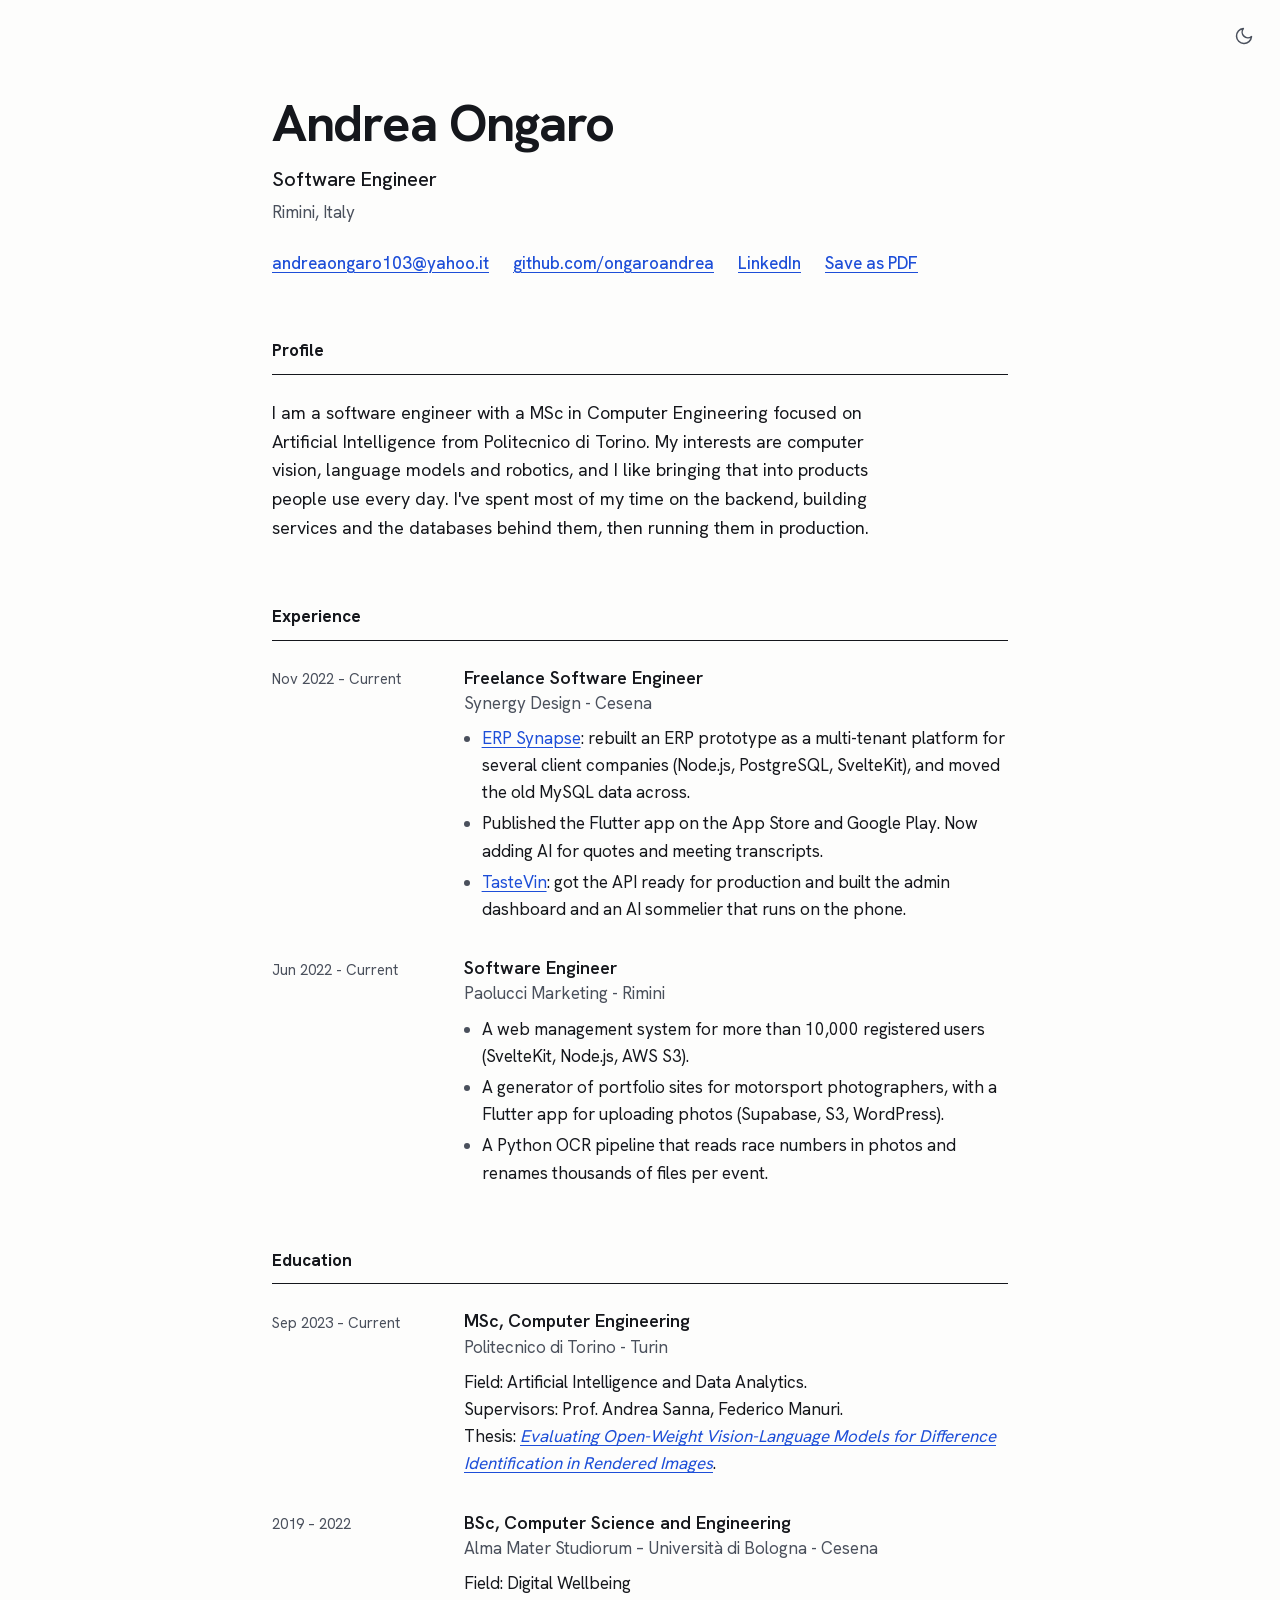
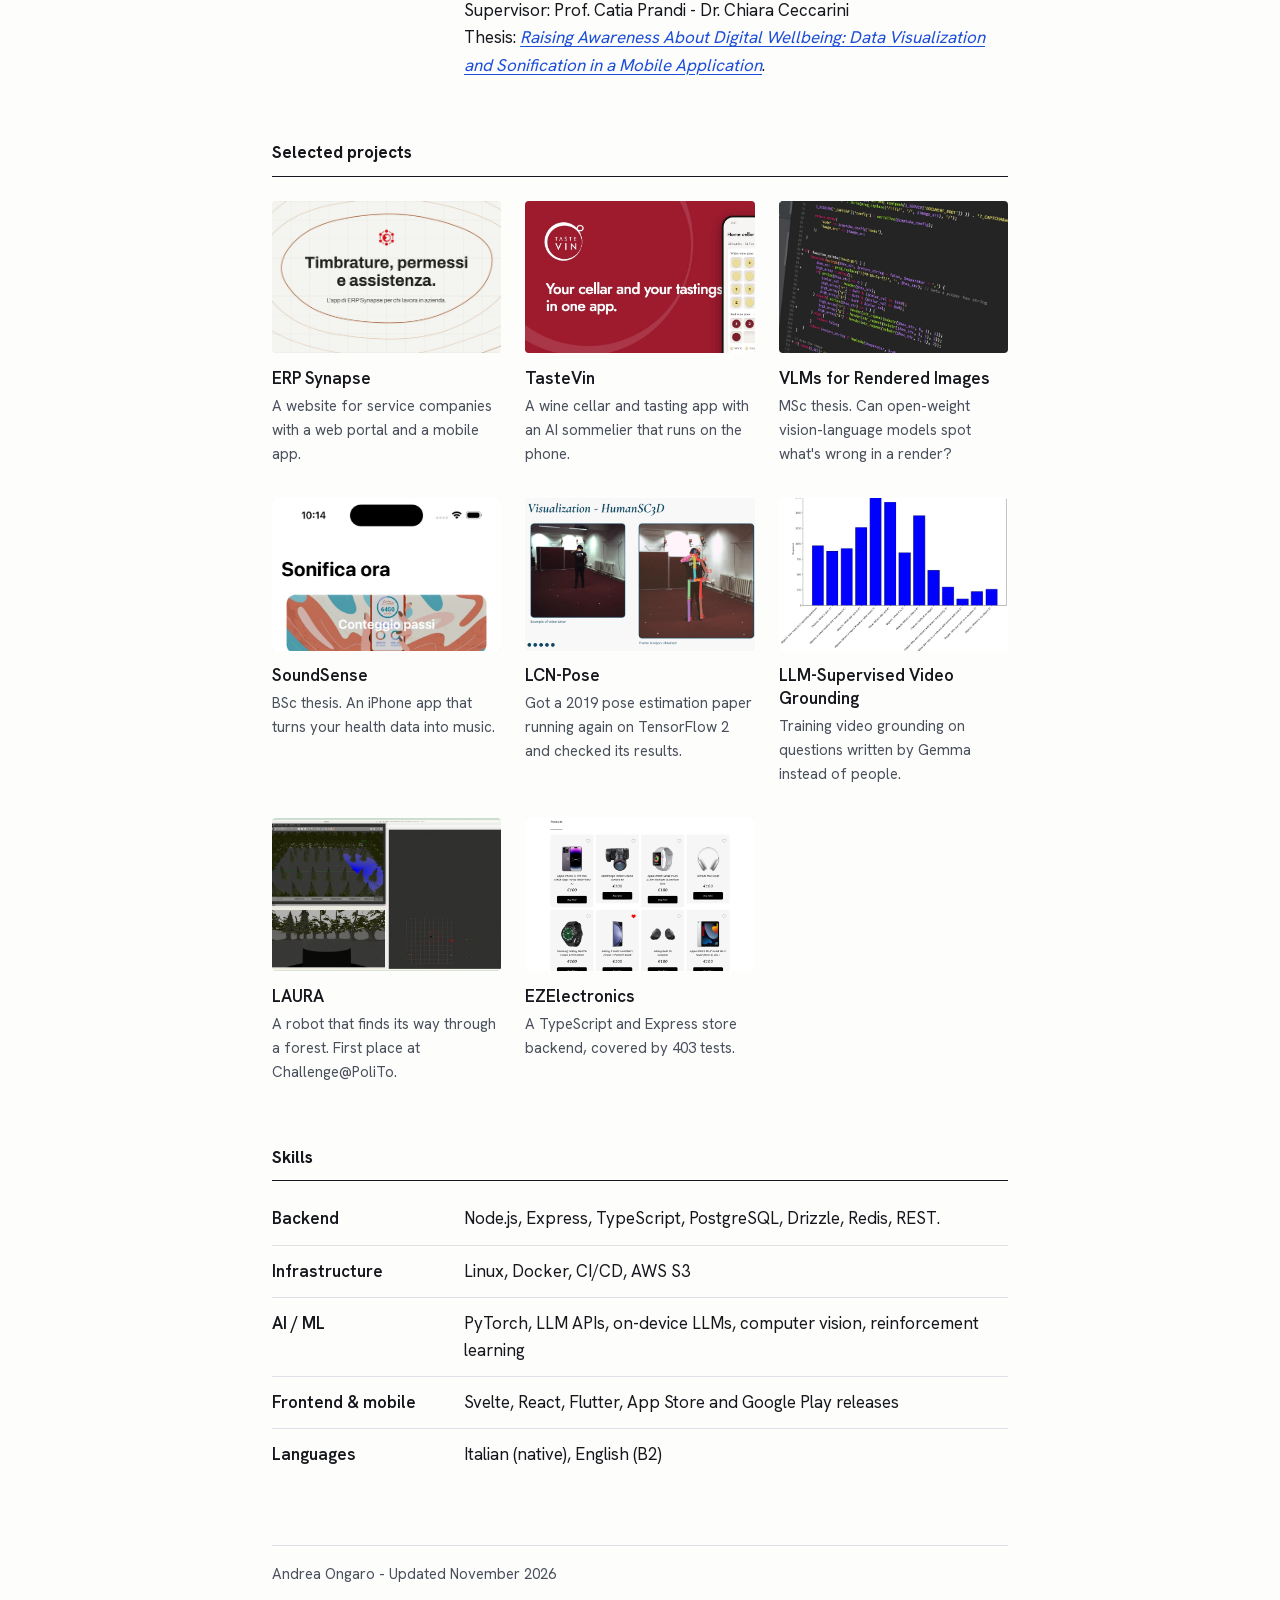
<file: index.html>
<!DOCTYPE html>
<html lang="en">
<head>
  <meta charset="utf-8">
  <meta name="viewport" content="width=device-width, initial-scale=1">
  <title>Andrea Ongaro - Curriculum Vitae</title>
  <meta name="description" content="CV of Andrea Ongaro, software engineer working on backend systems and AI, with an MSc in Computer Engineering from Politecnico di Torino.">
  <link rel="icon" href="./assets/icons/favicon.svg" type="image/svg+xml">

  <link rel="preload" href="./assets/fonts/hanken-grotesk-latin.woff2" as="font" type="font/woff2" crossorigin>
  <script>try{var t=localStorage.getItem("theme");if(t)document.documentElement.dataset.theme=t}catch(e){}</script>
  <link rel="stylesheet" href="./css/styles.css">

  <script defer src="./js/script.js"></script>
</head>
<body>
  <a class="skip-link" href="#main">Skip to content</a>

  <div class="page">
    <!-- HEADER: name, headline and contact details -->
    <header class="cv-header">
      <h1 class="cv-name">Andrea Ongaro</h1>
      <p class="cv-headline">Software Engineer</p>
      <p class="cv-meta">Rimini, Italy</p>

      <ul class="cv-contact">
        <li><a href="#" data-mail="dGkub29oYXlAMzAxb3JhZ25vYWVyZG5h">Email</a></li>
        <li><a href="https://github.com/ongaroandrea" rel="me noopener" target="_blank">github.com/ongaroandrea</a></li>
        <li class="no-print"><a href="https://www.linkedin.com/in/ongaro-andrea" rel="me noopener" target="_blank">LinkedIn</a></li>
        <li class="no-print"><button type="button" class="link-button" data-print>Save as PDF</button></li>
      </ul>
    </header>

    <main id="main">
      <!-- PROFILE -->
      <section class="cv-section" aria-labelledby="profile">
        <h2 id="profile">Profile</h2>
        <p class="cv-summary">
            I am a software engineer with a MSc in Computer Engineering focused on Artificial Intelligence from Politecnico di Torino.
            My interests are computer vision, language models and robotics, and I like bringing that into products people use every day.

            I've spent most of my time on the backend, building services and the databases behind them, then running them in production.
        </p>
      </section>

      <section class="cv-section" aria-labelledby="experience">
        <h2 id="experience">Experience</h2>

        <article class="entry">
          <p class="entry-date"><time datetime="2022-11">Nov 2022</time> – Current</p>
          <div class="entry-body">
            <h3 class="entry-title">Freelance Software Engineer</h3>
            <p class="entry-place">Synergy Design - Cesena</p>
            <ul class="entry-points">
              <li><a href="./project-pages/erpsynapse.html">ERP Synapse</a>: rebuilt an ERP prototype as a multi-tenant platform for several client companies (Node.js, PostgreSQL, SvelteKit), and moved the old MySQL data across.</li>
              <li>Published the Flutter app on the App Store and Google Play. Now adding AI for quotes and meeting transcripts.</li>
              <li><a href="./project-pages/tastevin.html">TasteVin</a>: got the API ready for production and built the admin dashboard and an AI sommelier that runs on the phone.</li>
            </ul>
          </div>
        </article>

        <article class="entry">
          <p class="entry-date"><time datetime="2022-06">Jun 2022</time> - Current</time></p>
          <div class="entry-body">
            <h3 class="entry-title">Software Engineer</h3>
            <p class="entry-place">Paolucci Marketing - Rimini</p>
            <ul class="entry-points">
              <li>A web management system for more than 10,000 registered users (SvelteKit, Node.js, AWS S3).</li>
              <li>A generator of portfolio sites for motorsport photographers, with a Flutter app for uploading photos (Supabase, S3, WordPress).</li>
              <li>A Python OCR pipeline that reads race numbers in photos and renames thousands of files per event.</li>
            </ul>
          </div>
        </article>
      </section>

      <!-- EDUCATION -->
      <section class="cv-section" aria-labelledby="education">
        <h2 id="education">Education</h2>

        <article class="entry">
          <p class="entry-date"><time datetime="2023-09">Sep 2023</time> – Current</time></p>
          <div class="entry-body">
            <h3 class="entry-title">MSc, Computer Engineering</h3>
            <p class="entry-place">Politecnico di Torino - Turin</p>
            <p>Field: Artificial Intelligence and Data Analytics.</p>
            <p>Supervisors: Prof. Andrea Sanna, Federico Manuri.</p>
            <p>Thesis: <a href="./project-pages/vlm-thesis.html"><em>Evaluating Open-Weight Vision-Language Models for Difference Identification in Rendered Images</em></a>.</p>

          </div>
        </article>

        <article class="entry">
          <p class="entry-date"><time datetime="2019">2019</time> – <time datetime="2022"> 2022</time></p>
          <div class="entry-body">
            <h3 class="entry-title">BSc, Computer Science and Engineering</h3>
            <p class="entry-place">Alma Mater Studiorum – Università di Bologna - Cesena</p>
            <p>Field: Digital Wellbeing</p>
            <p>Supervisor: Prof. Catia Prandi - Dr. Chiara Ceccarini</p>
            <p>Thesis: <a href="./project-pages/soundsense.html"><em>Raising Awareness About Digital Wellbeing: Data Visualization and Sonification in a Mobile Application</em></a>. </p>
          </div>
        </article>
      </section>

      <section class="cv-section" aria-labelledby="projects">
        <h2 id="projects">Selected projects</h2>
        <ul class="projects">
          <li class="project">
            <img src="./assets/images/projects/erpsynapse/hero.jpg" alt="" width="1600" height="686" loading="lazy">
            <h3 class="project-title"><a href="./project-pages/erpsynapse.html">ERP Synapse</a></h3>
            <p>A website for service companies with a web portal and a mobile app.</p>
          </li>
          <li class="project">
            <img src="./assets/images/projects/tastevin/hero.jpg" style="object-position: left center" alt="" width="1024" height="500" loading="lazy">
            <h3 class="project-title"><a href="./project-pages/tastevin.html">TasteVin</a></h3>
            <p>A wine cellar and tasting app with an AI sommelier that runs on the phone.</p>
          </li>
          <li class="project">
            <img src="./assets/images/code.jpeg" alt="" width="1200" height="800" loading="lazy">
            <h3 class="project-title"><a href="./project-pages/vlm-thesis.html">VLMs for Rendered Images</a></h3>
            <p>MSc thesis. Can open-weight vision-language models spot what's wrong in a render?</p>
          </li>
          <li class="project">
            <img src="./assets/images/projects/soundsense/app-home.jpg" style="object-position: center top" alt="" width="645" height="1400" loading="lazy">
            <h3 class="project-title"><a href="./project-pages/soundsense.html">SoundSense</a></h3>
            <p>BSc thesis. An iPhone app that turns your health data into music.</p>
          </li>
          <li class="project">
            <img src="./assets/images/projects/lcn-pose/humansc3d.jpg" alt="" width="1600" height="998" loading="lazy">
            <h3 class="project-title"><a href="./project-pages/lcn-pose.html">LCN-Pose</a></h3>
            <p>Got a 2019 pose estimation paper running again on TensorFlow 2 and checked its results.</p>
          </li>
          <li class="project">
            <img src="./assets/images/projects/video-grounding/query-templates.jpg" alt="" width="1394" height="1076" loading="lazy">
            <h3 class="project-title"><a href="./project-pages/video-grounding.html">LLM-Supervised Video Grounding</a></h3>
            <p>Training video grounding on questions written by Gemma instead of people.</p>
          </li>
          <li class="project">
            <img src="./assets/images/projects/laura/simulation.jpg" alt="" width="1600" height="1010" loading="lazy">
            <h3 class="project-title"><a href="./project-pages/laura.html">LAURA</a></h3>
            <p>A robot that finds its way through a forest. First place at Challenge@PoliTo.</p>
          </li>
          <li class="project">
            <img src="./assets/images/projects/ezelectronics/hero.jpg" style="object-position: center top" alt="" width="1600" height="1066" loading="lazy">
            <h3 class="project-title"><a href="./project-pages/ezelectronics.html">EZElectronics</a></h3>
            <p>A TypeScript and Express store backend, covered by 403 tests.</p>
          </li>
        </ul>
      </section>

      <section class="cv-section" aria-labelledby="skills">
        <h2 id="skills">Skills</h2>
        <dl class="skills">
          <div><dt>Backend</dt><dd>Node.js, Express, TypeScript, PostgreSQL, Drizzle, Redis, REST.</dd></div>
          <div><dt>Infrastructure</dt><dd>Linux, Docker, CI/CD, AWS S3</dd></div>
          <div><dt>AI / ML</dt><dd>PyTorch, LLM APIs, on-device LLMs, computer vision, reinforcement learning</dd></div>
          <div><dt>Frontend &amp; mobile</dt><dd>Svelte, React, Flutter, App Store and Google Play releases</dd></div>
          <div><dt>Languages</dt><dd>Italian (native), English (B2)</dd></div>
        </dl>
      </section>
    </main>

    <footer class="cv-footer">
      <p>Andrea Ongaro - Updated <time datetime="2026-11">November 2026</time></p>
    </footer>
  </div>
</body>
</html>
</file>
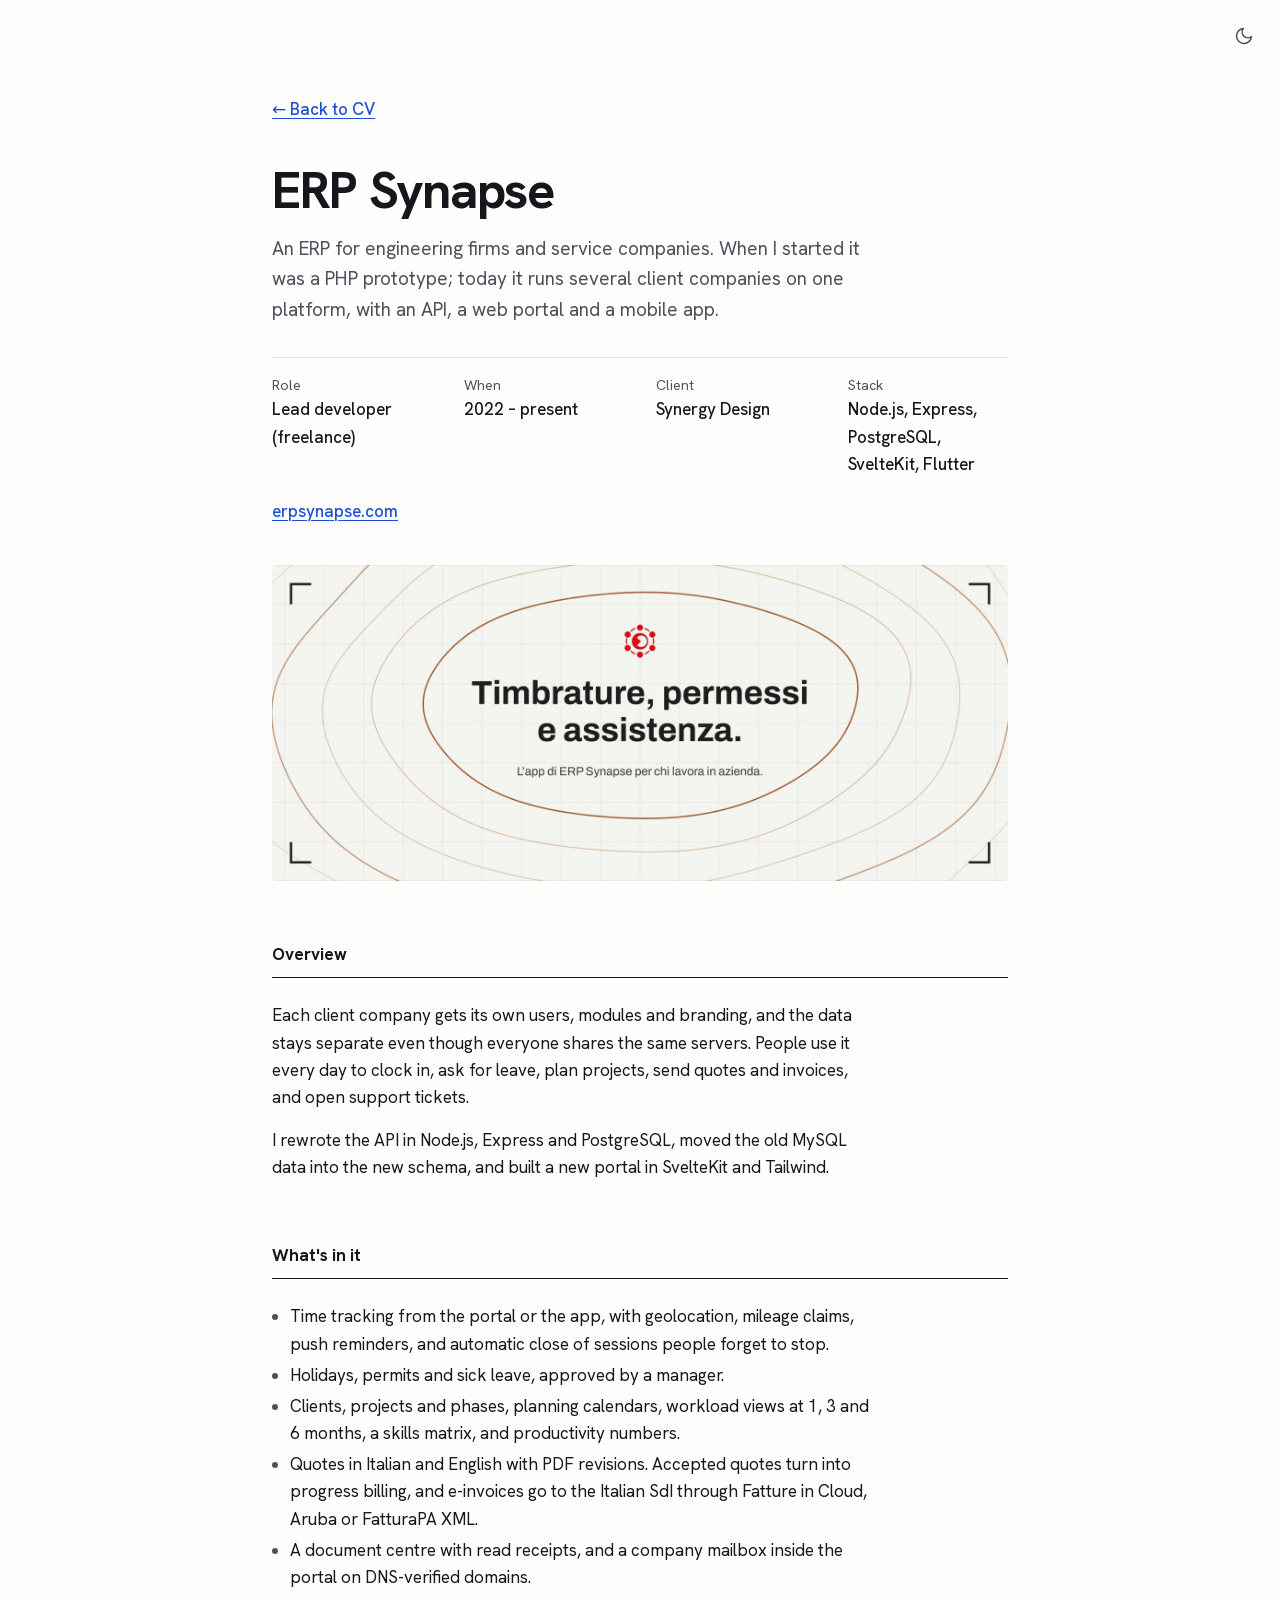
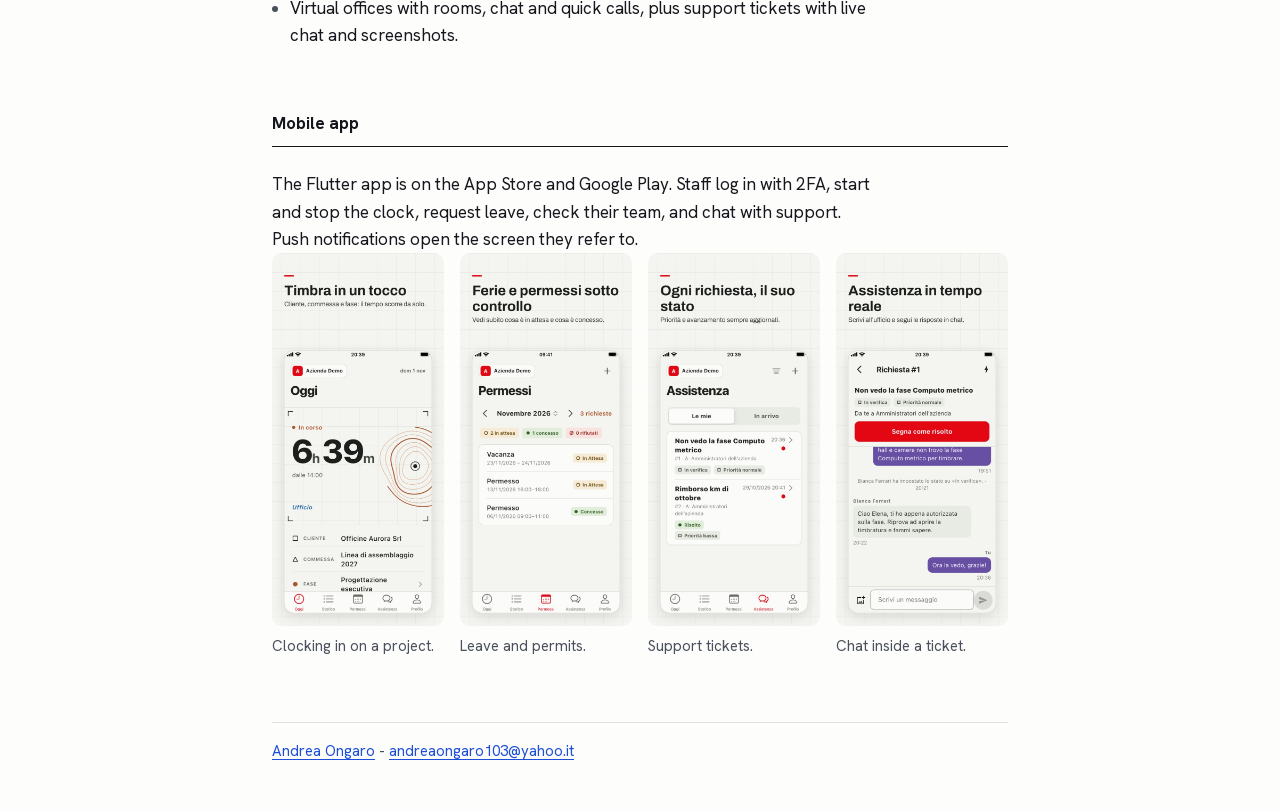
<file: project-pages/erpsynapse.html>
<!DOCTYPE html>
<html lang="en">
<head>
  <meta charset="utf-8">
  <meta name="viewport" content="width=device-width, initial-scale=1">
  <title>ERP Synapse - Andrea Ongaro</title>
  <meta name="description" content="ERP Synapse is a multi-tenant ERP for service companies, with a Node.js and PostgreSQL API, a SvelteKit portal and a Flutter app.">
  <link rel="icon" href="../assets/icons/favicon.svg" type="image/svg+xml">

  <link rel="preload" href="../assets/fonts/hanken-grotesk-latin.woff2" as="font" type="font/woff2" crossorigin>
  <script>try{var t=localStorage.getItem("theme");if(t)document.documentElement.dataset.theme=t}catch(e){}</script>
  <link rel="stylesheet" href="../css/styles.css">

  <script defer src="../js/script.js"></script>
</head>
<body>
  <a class="skip-link" href="#main">Skip to content</a>

  <div class="page">
    <a class="back-link no-print" href="../index.html#projects">← Back to CV</a>

    <main id="main">
      <header>
        <h1 class="cv-name">ERP Synapse</h1>
        <p class="project-lede">An ERP for engineering firms and service companies. When I started it was a PHP prototype; today it runs several client companies on one platform, with an API, a web portal and a mobile app.</p>

        <dl class="project-facts">
          <div><dt>Role</dt><dd>Lead developer (freelance)</dd></div>
          <div><dt>When</dt><dd>2022 – present</dd></div>
          <div><dt>Client</dt><dd>Synergy Design</dd></div>
          <div><dt>Stack</dt><dd>Node.js, Express, PostgreSQL, SvelteKit, Flutter</dd></div>
        </dl>
        <ul class="project-links">
          <li><a href="https://erpsynapse.com" target="_blank" rel="noopener">erpsynapse.com</a></li>
        </ul>
      </header>

      <figure class="hero-figure">
        <img src="../assets/images/projects/erpsynapse/hero.jpg" alt="ERP Synapse store banner: time tracking, leave and support in one app" width="1600" height="686">
      </figure>

      <section class="cv-section" aria-labelledby="overview">
        <h2 id="overview">Overview</h2>
        <div class="prose">
          <p>Each client company gets its own users, modules and branding, and the data stays separate even though everyone shares the same servers. People use it every day to clock in, ask for leave, plan projects, send quotes and invoices, and open support tickets.</p>
          <p>I rewrote the API in Node.js, Express and PostgreSQL, moved the old MySQL data into the new schema, and built a new portal in SvelteKit and Tailwind.</p>
        </div>
      </section>



      <section class="cv-section" aria-labelledby="modules">
        <h2 id="modules">What's in it</h2>
        <ul class="entry-points prose">
          <li>Time tracking from the portal or the app, with geolocation, mileage claims, push reminders, and automatic close of sessions people forget to stop.</li>
          <li>Holidays, permits and sick leave, approved by a manager.</li>
          <li>Clients, projects and phases, planning calendars, workload views at 1, 3 and 6 months, a skills matrix, and productivity numbers.</li>
          <li>Quotes in Italian and English with PDF revisions. Accepted quotes turn into progress billing, and e-invoices go to the Italian SdI through Fatture in Cloud, Aruba or FatturaPA XML.</li>
          <li>A document centre with read receipts, and a company mailbox inside the portal on DNS-verified domains.</li>
          <li>Virtual offices with rooms, chat and quick calls, plus support tickets with live chat and screenshots.</li>
        </ul>
      </section>

      <section class="cv-section" aria-labelledby="app">
        <h2 id="app">Mobile app</h2>
        <div class="prose">
          <p>The Flutter app is on the App Store and Google Play. Staff log in with 2FA, start and stop the clock, request leave, check their team, and chat with support. Push notifications open the screen they refer to.</p>
        </div>
        <div class="gallery phones">
          <figure>
            <img src="../assets/images/projects/erpsynapse/app-01-running.jpg" alt="App home screen with a running timer for a client project" width="645" height="1400" loading="lazy">
            <figcaption>Clocking in on a project.</figcaption>
          </figure>
          <figure>
            <img src="../assets/images/projects/erpsynapse/app-03-leave.jpg" alt="Leave screen listing holidays and permits" width="645" height="1400" loading="lazy">
            <figcaption>Leave and permits.</figcaption>
          </figure>
          <figure>
            <img src="../assets/images/projects/erpsynapse/app-06-tickets.jpg" alt="List of support tickets" width="645" height="1400" loading="lazy">
            <figcaption>Support tickets.</figcaption>
          </figure>
          <figure>
            <img src="../assets/images/projects/erpsynapse/app-05-ticket-chat.jpg" alt="Chat inside a support ticket" width="645" height="1400" loading="lazy">
            <figcaption>Chat inside a ticket.</figcaption>
          </figure>
        </div>
      </section>
    </main>

    <footer class="cv-footer">
      <p><a href="../index.html">Andrea Ongaro</a> - <a href="#" data-mail="dGkub29oYXlAMzAxb3JhZ25vYWVyZG5h">Email</a></p>
    </footer>
  </div>
</body>
</html>
</file>
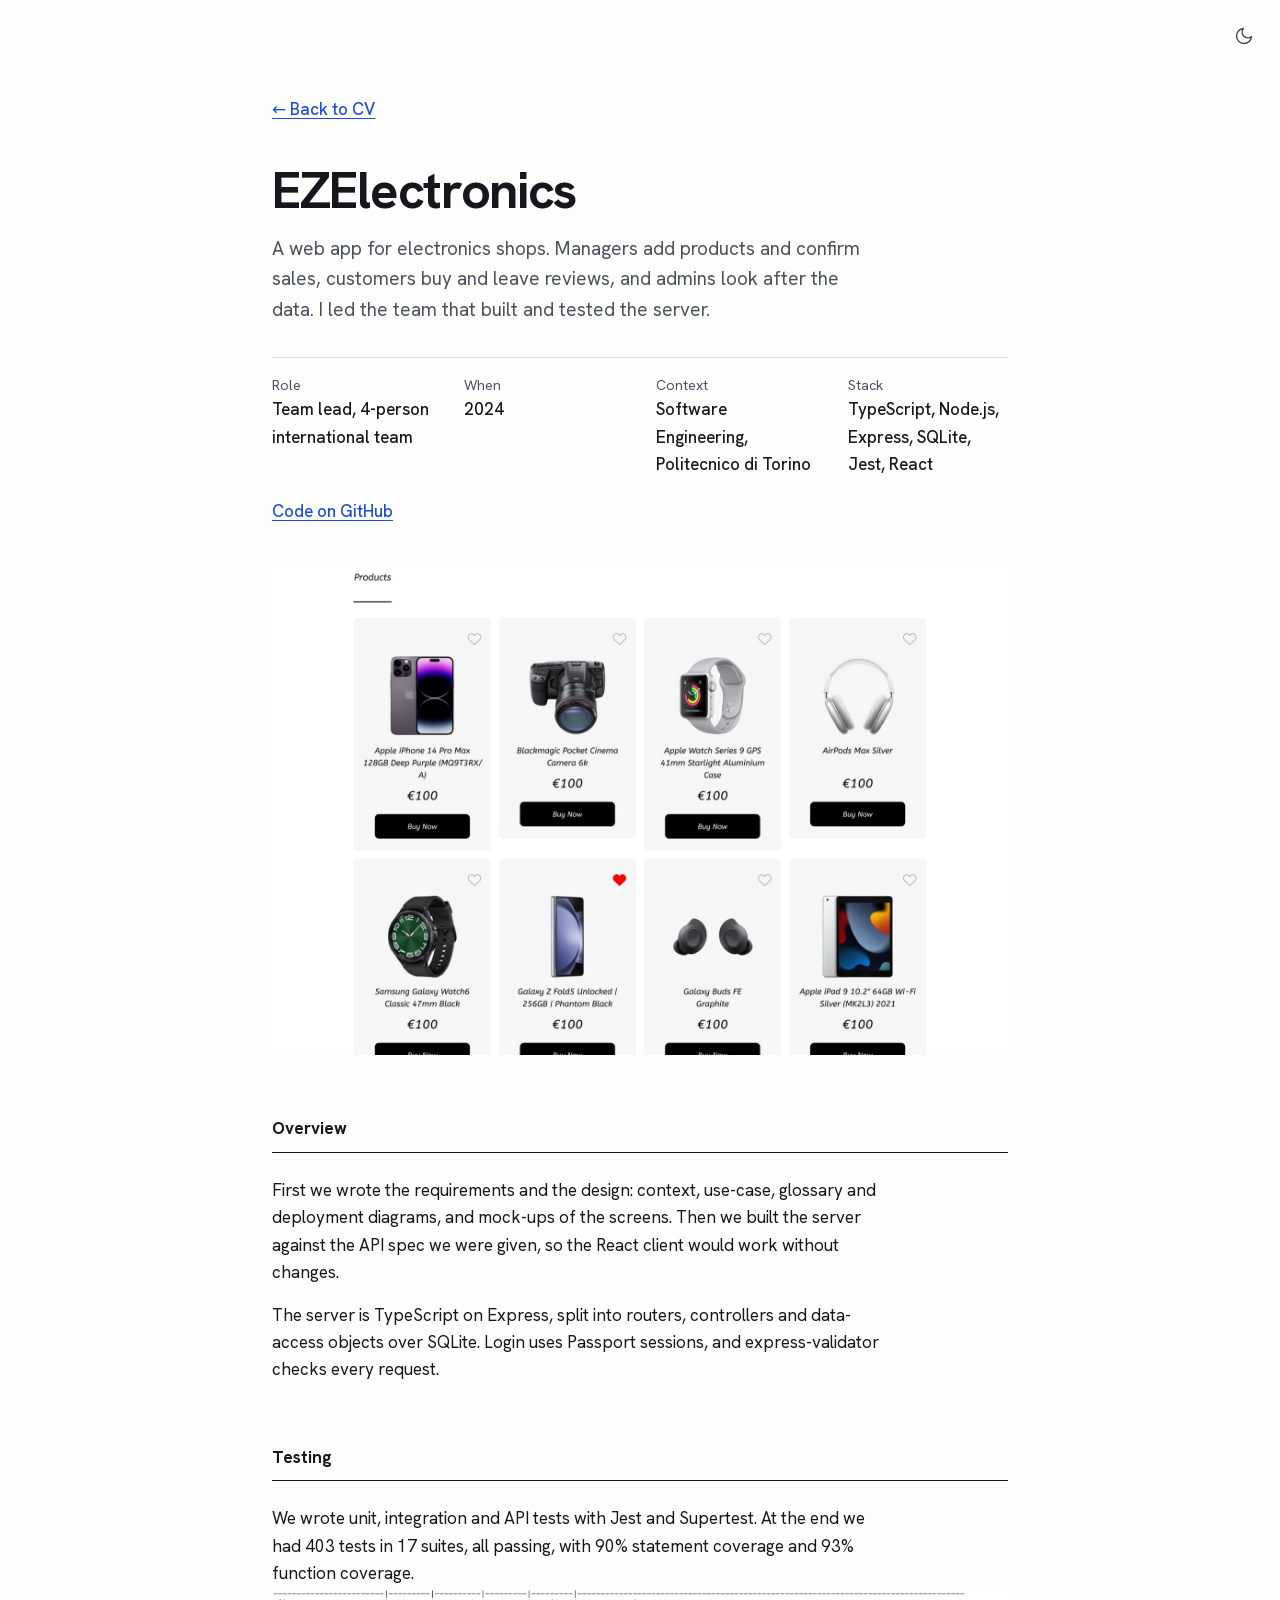
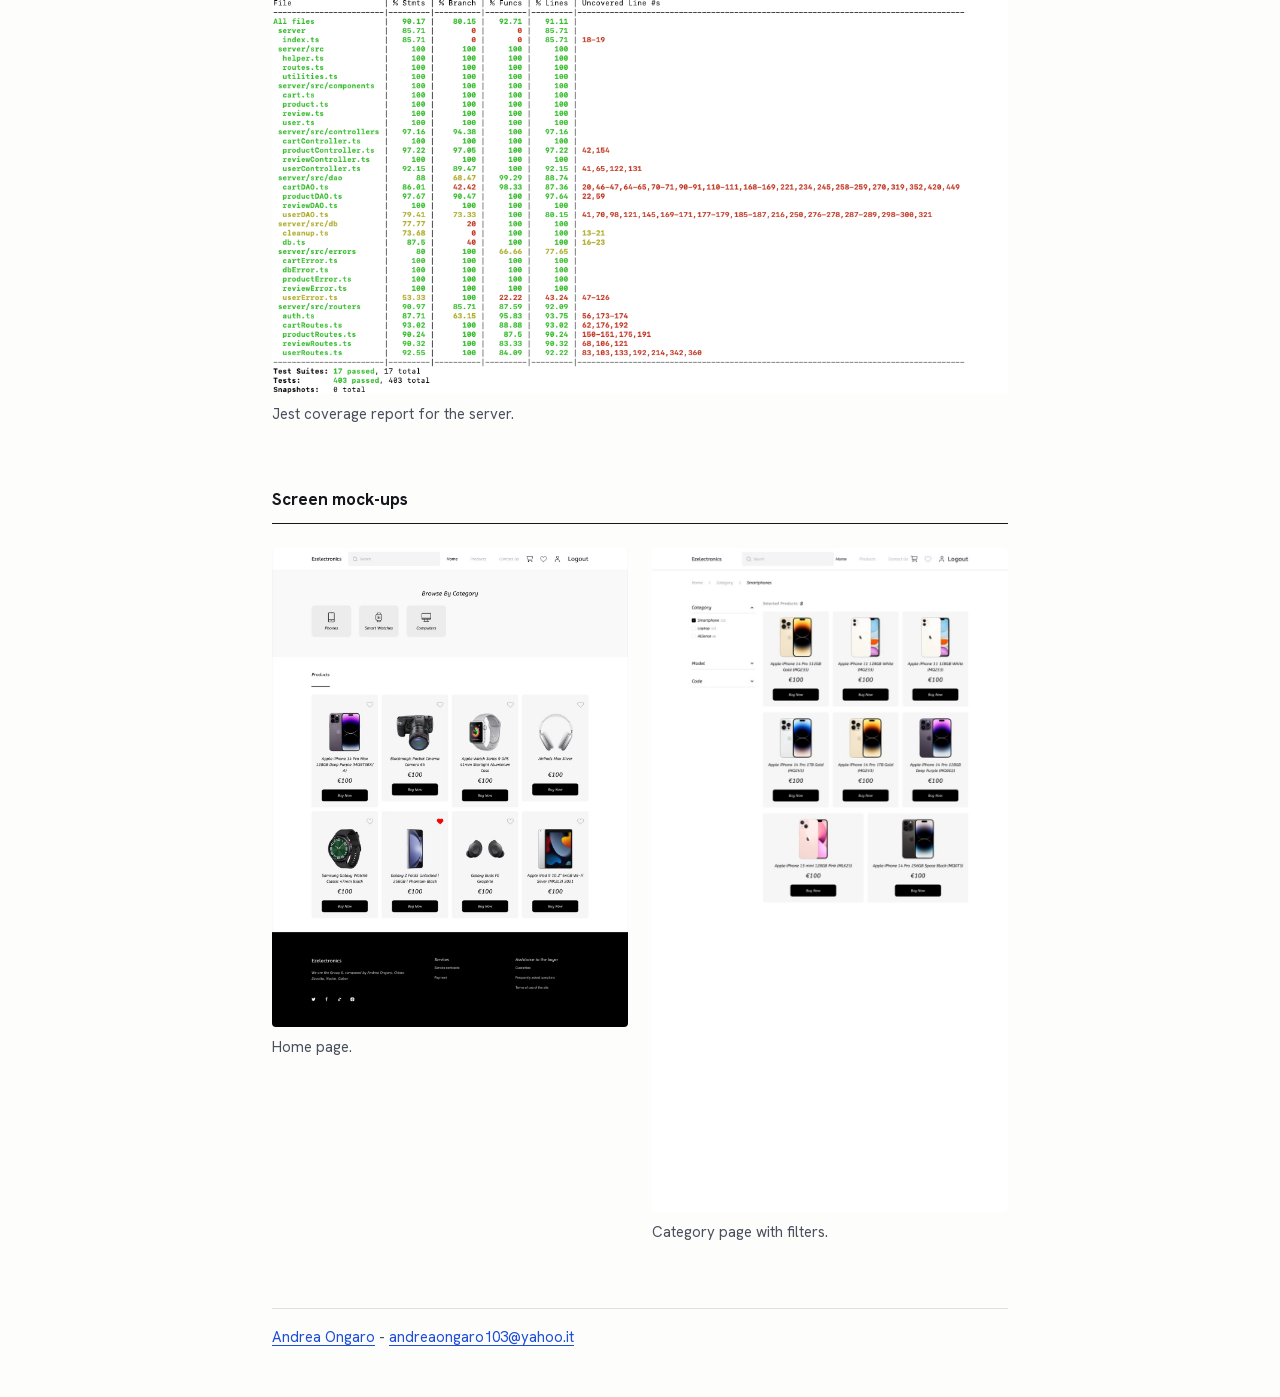
<file: project-pages/ezelectronics.html>
<!DOCTYPE html>
<html lang="en">
<head>
  <meta charset="utf-8">
  <meta name="viewport" content="width=device-width, initial-scale=1">
  <title>EZElectronics - Andrea Ongaro</title>
  <meta name="description" content="EZElectronics is a TypeScript and Express backend for an electronics store, covered by 403 automated tests.">
  <link rel="icon" href="../assets/icons/favicon.svg" type="image/svg+xml">

  <link rel="preload" href="../assets/fonts/hanken-grotesk-latin.woff2" as="font" type="font/woff2" crossorigin>
  <script>try{var t=localStorage.getItem("theme");if(t)document.documentElement.dataset.theme=t}catch(e){}</script>
  <link rel="stylesheet" href="../css/styles.css">

  <script defer src="../js/script.js"></script>
</head>
<body>
  <a class="skip-link" href="#main">Skip to content</a>

  <div class="page">
    <a class="back-link no-print" href="../index.html#projects">← Back to CV</a>

    <main id="main">
      <header>
        <h1 class="cv-name">EZElectronics</h1>
        <p class="project-lede">A web app for electronics shops. Managers add products and confirm sales, customers buy and leave reviews, and admins look after the data. I led the team that built and tested the server.</p>

        <dl class="project-facts">
          <div><dt>Role</dt><dd>Team lead, 4-person international team</dd></div>
          <div><dt>When</dt><dd>2024</dd></div>
          <div><dt>Context</dt><dd>Software Engineering, Politecnico di Torino</dd></div>
          <div><dt>Stack</dt><dd>TypeScript, Node.js, Express, SQLite, Jest, React</dd></div>
        </dl>
        <ul class="project-links">
          <li><a href="https://github.com/ongaroandrea/software-engineering-project" target="_blank" rel="noopener">Code on GitHub</a></li>
        </ul>
      </header>

      <figure class="hero-figure">
        <img src="../assets/images/projects/ezelectronics/hero.jpg" alt="EZElectronics storefront mock-up with product categories and a product grid" width="1600" height="1066">
      </figure>

      <section class="cv-section" aria-labelledby="overview">
        <h2 id="overview">Overview</h2>
        <div class="prose">
          <p>First we wrote the requirements and the design: context, use-case, glossary and deployment diagrams, and mock-ups of the screens. Then we built the server against the API spec we were given, so the React client would work without changes.</p>
          <p>The server is TypeScript on Express, split into routers, controllers and data-access objects over SQLite. Login uses Passport sessions, and express-validator checks every request.</p>
        </div>
      </section>

      <section class="cv-section" aria-labelledby="testing">
        <h2 id="testing">Testing</h2>
        <div class="prose">
          <p>We wrote unit, integration and API tests with Jest and Supertest. At the end we had 403 tests in 17 suites, all passing, with 90% statement coverage and 93% function coverage.</p>
        </div>
        <div class="gallery">
          <figure class="wide">
            <img src="../assets/images/projects/ezelectronics/coverage.png" alt="Jest coverage report: 403 tests passed, 90.17% statements, 92.71% functions" width="1118" height="619" loading="lazy">
            <figcaption>Jest coverage report for the server.</figcaption>
          </figure>
        </div>
      </section>

      <section class="cv-section" aria-labelledby="gallery">
        <h2 id="gallery">Screen mock-ups</h2>
        <div class="gallery">
          <figure>
            <img src="../assets/images/projects/ezelectronics/home.jpg" alt="Storefront home page mock-up" width="1190" height="1600" loading="lazy">
            <figcaption>Home page.</figcaption>
          </figure>
          <figure>
            <img src="../assets/images/projects/ezelectronics/category.jpg" alt="Category page mock-up with filters and smartphones" width="858" height="1600" loading="lazy">
            <figcaption>Category page with filters.</figcaption>
          </figure>
        </div>
      </section>
    </main>

    <footer class="cv-footer">
      <p><a href="../index.html">Andrea Ongaro</a> - <a href="#" data-mail="dGkub29oYXlAMzAxb3JhZ25vYWVyZG5h">Email</a></p>
    </footer>
  </div>
</body>
</html>
</file>
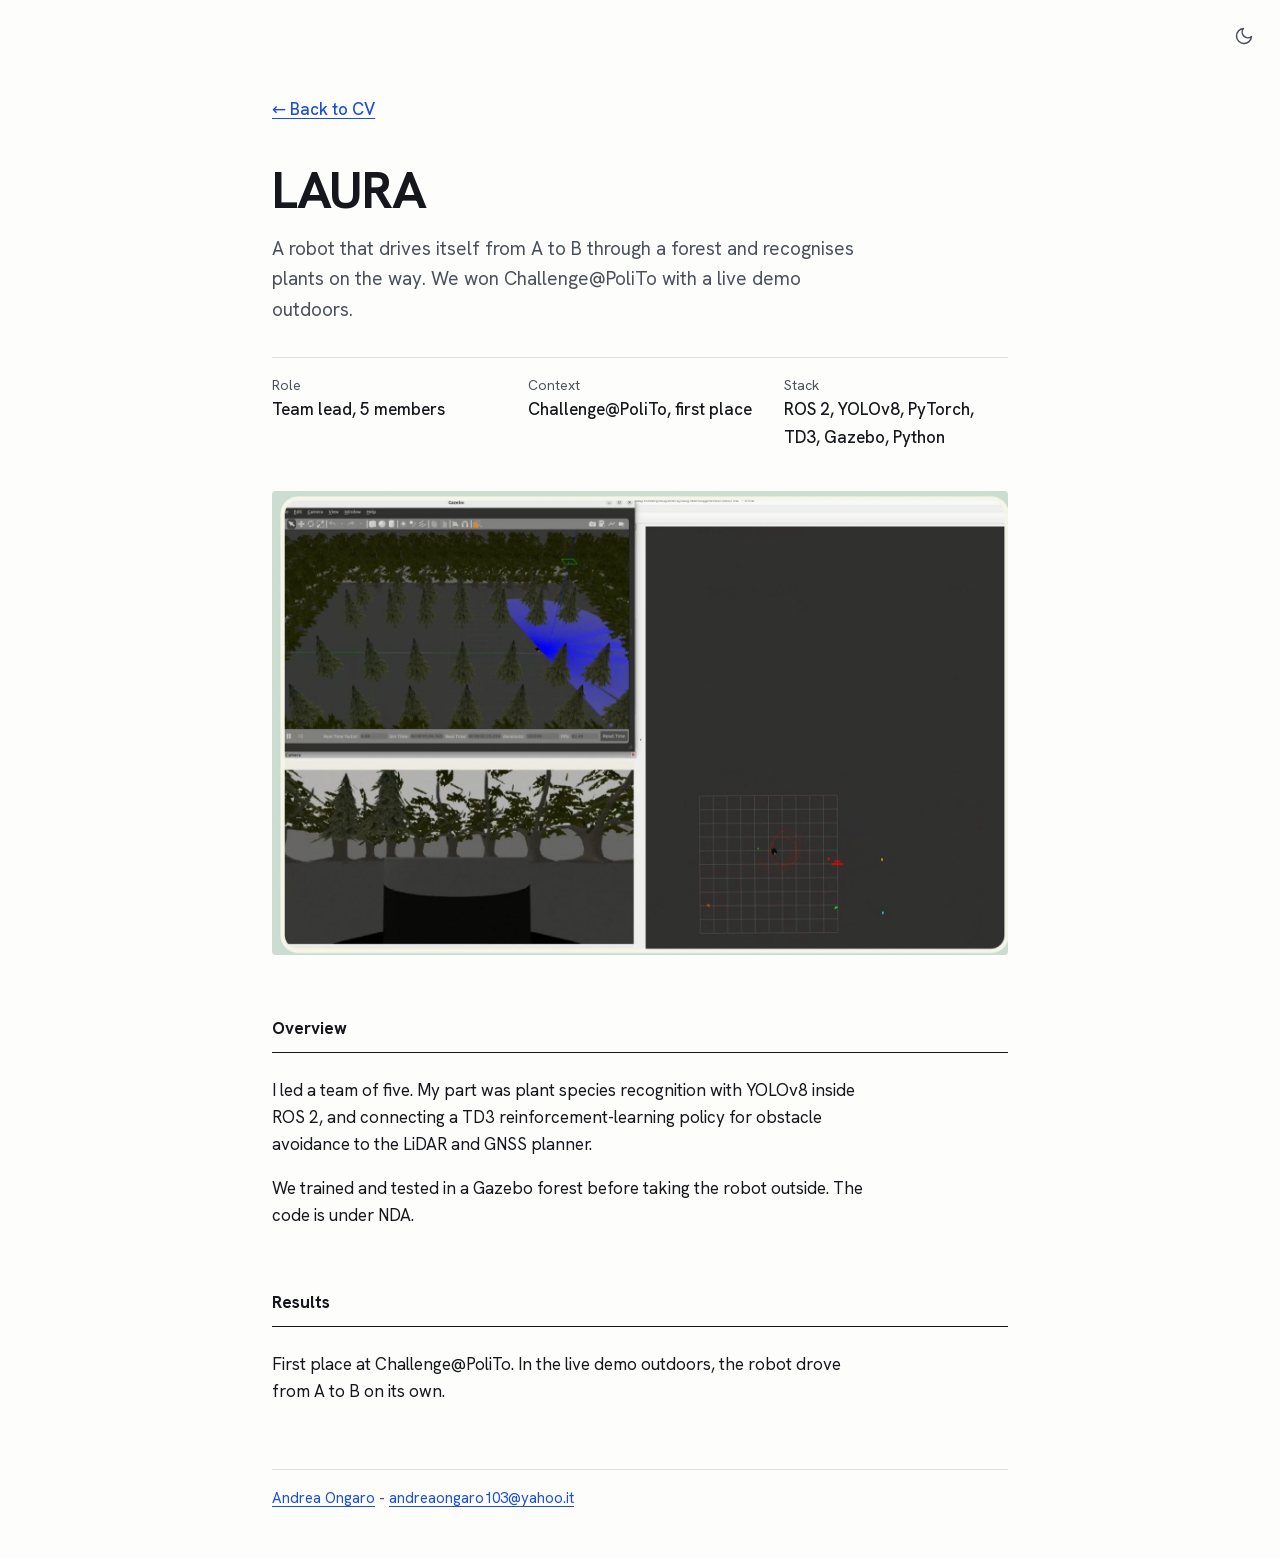
<file: project-pages/laura.html>
<!DOCTYPE html>
<html lang="en">
<head>
  <meta charset="utf-8">
  <meta name="viewport" content="width=device-width, initial-scale=1">
  <title>LAURA - Andrea Ongaro</title>
  <meta name="description" content="LAURA is an autonomous robot that navigates a forest and recognises plant species. It won Challenge@PoliTo.">
  <link rel="icon" href="../assets/icons/favicon.svg" type="image/svg+xml">

  <link rel="preload" href="../assets/fonts/hanken-grotesk-latin.woff2" as="font" type="font/woff2" crossorigin>
  <script>try{var t=localStorage.getItem("theme");if(t)document.documentElement.dataset.theme=t}catch(e){}</script>
  <link rel="stylesheet" href="../css/styles.css">

  <script defer src="../js/script.js"></script>
</head>
<body>
  <a class="skip-link" href="#main">Skip to content</a>

  <div class="page">
    <a class="back-link no-print" href="../index.html#projects">← Back to CV</a>

    <main id="main">
      <header>
        <h1 class="cv-name">LAURA</h1>
        <p class="project-lede">A robot that drives itself from A to B through a forest and recognises plants on the way. We won Challenge@PoliTo with a live demo outdoors.</p>

        <dl class="project-facts">
          <div><dt>Role</dt><dd>Team lead, 5 members</dd></div>
          <div><dt>Context</dt><dd>Challenge@PoliTo, first place</dd></div>
          <div><dt>Stack</dt><dd>ROS 2, YOLOv8, PyTorch, TD3, Gazebo, Python</dd></div>
        </dl>

      </header>

      <figure class="hero-figure">
        <img src="../assets/images/projects/laura/simulation.jpg" alt="Gazebo forest simulation with the robot's LiDAR scan, its camera view, and the map in RViz" width="1600" height="1010">
      </figure>

      <section class="cv-section" aria-labelledby="overview">
        <h2 id="overview">Overview</h2>
        <div class="prose">
          <p>I led a team of five. My part was plant species recognition with YOLOv8 inside ROS 2, and connecting a TD3 reinforcement-learning policy for obstacle avoidance to the LiDAR and GNSS planner.</p>
          <p>We trained and tested in a Gazebo forest before taking the robot outside. The code is under NDA.</p>
        </div>
      </section>

      <section class="cv-section" aria-labelledby="results">
        <h2 id="results">Results</h2>
        <div class="prose">
          <p>First place at Challenge@PoliTo. In the live demo outdoors, the robot drove from A to B on its own.</p>
        </div>
      </section>
    </main>

    <footer class="cv-footer">
      <p><a href="../index.html">Andrea Ongaro</a> - <a href="#" data-mail="dGkub29oYXlAMzAxb3JhZ25vYWVyZG5h">Email</a></p>
    </footer>
  </div>
</body>
</html>
</file>
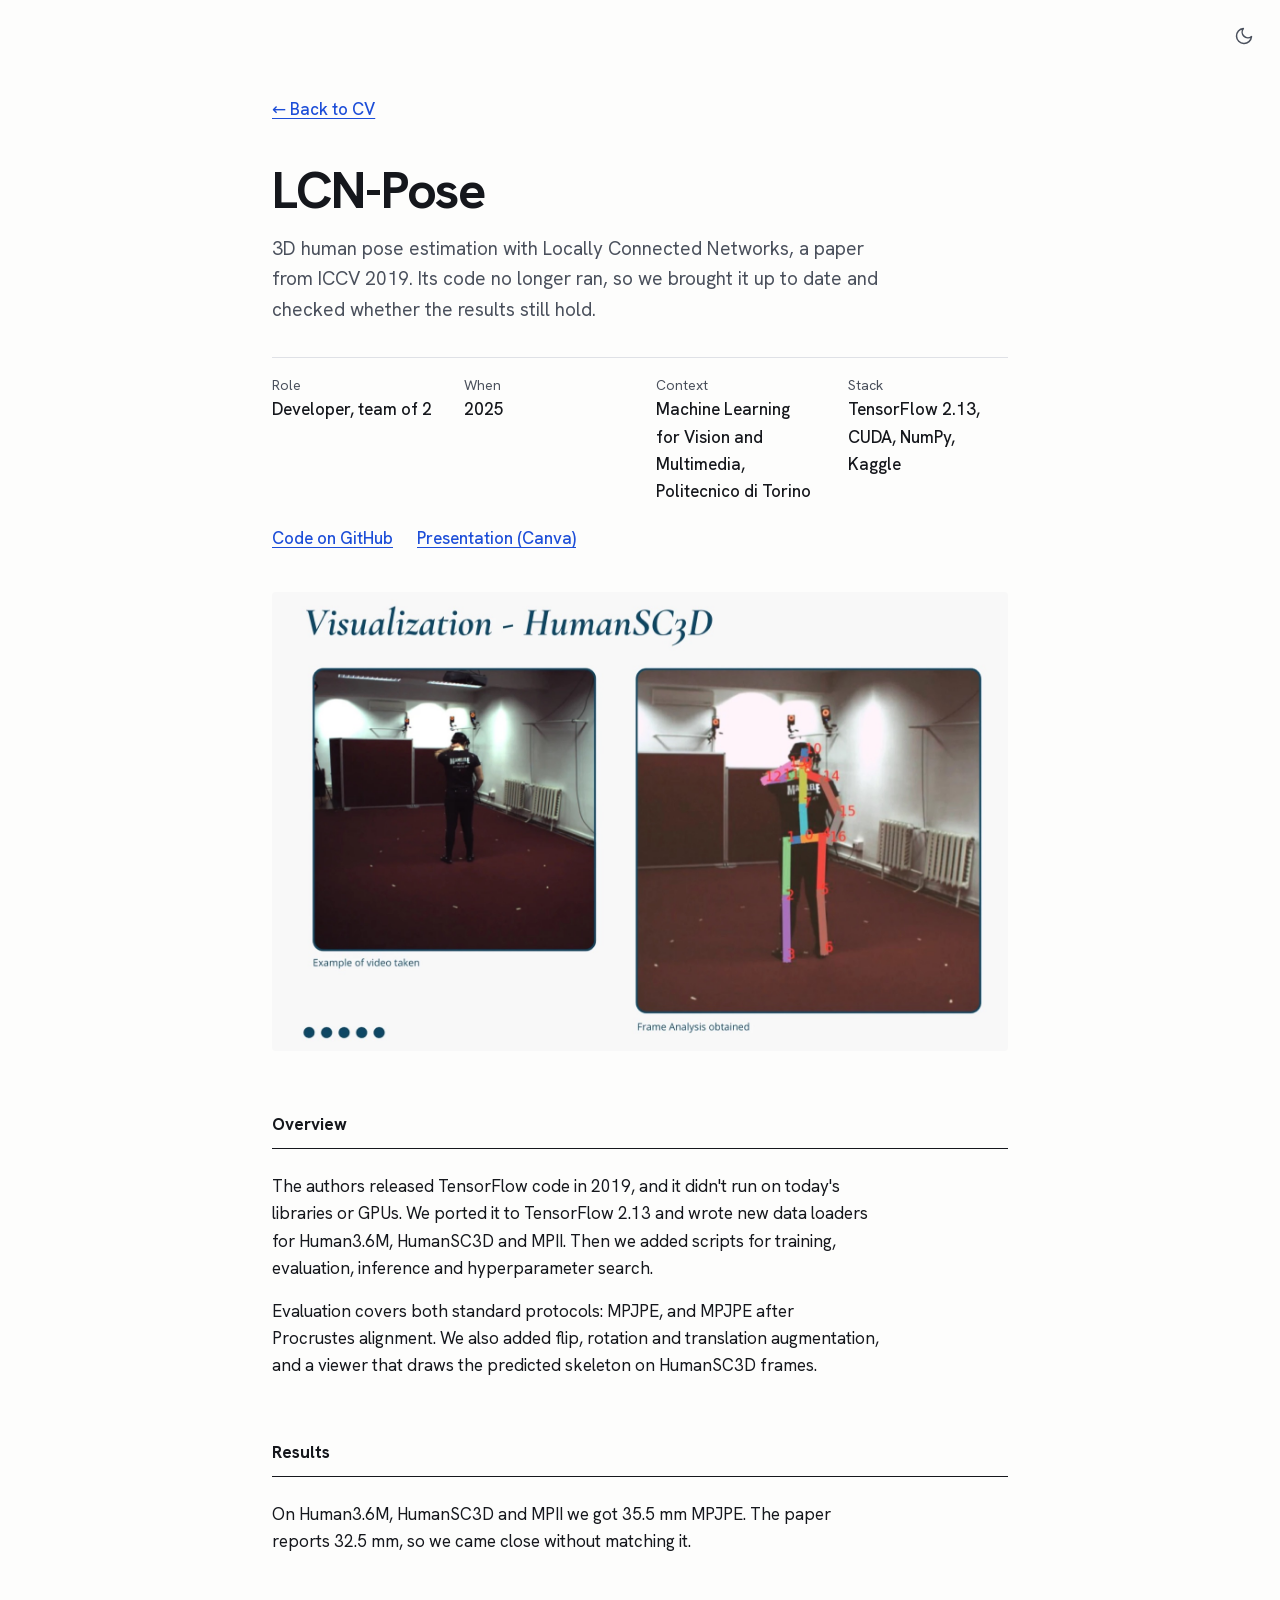
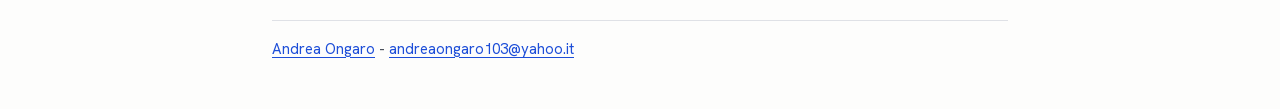
<file: project-pages/lcn-pose.html>
<!DOCTYPE html>
<html lang="en">
<head>
  <meta charset="utf-8">
  <meta name="viewport" content="width=device-width, initial-scale=1">
  <title>LCN-Pose - Andrea Ongaro</title>
  <meta name="description" content="LCN-Pose: porting the ICCV 2019 Locally Connected Networks code for 3D human pose estimation to TensorFlow 2 and reproducing its results.">
  <link rel="icon" href="../assets/icons/favicon.svg" type="image/svg+xml">

  <link rel="preload" href="../assets/fonts/hanken-grotesk-latin.woff2" as="font" type="font/woff2" crossorigin>
  <script>try{var t=localStorage.getItem("theme");if(t)document.documentElement.dataset.theme=t}catch(e){}</script>
  <link rel="stylesheet" href="../css/styles.css">

  <script defer src="../js/script.js"></script>
</head>
<body>
  <a class="skip-link" href="#main">Skip to content</a>

  <div class="page">
    <a class="back-link no-print" href="../index.html#projects">← Back to CV</a>

    <main id="main">
      <header>
        <h1 class="cv-name">LCN-Pose</h1>
        <p class="project-lede">3D human pose estimation with Locally Connected Networks, a paper from ICCV 2019. Its code no longer ran, so we brought it up to date and checked whether the results still hold.</p>

        <dl class="project-facts">
          <div><dt>Role</dt><dd>Developer, team of 2</dd></div>
          <div><dt>When</dt><dd>2025</dd></div>
          <div><dt>Context</dt><dd>Machine Learning for Vision and Multimedia, Politecnico di Torino</dd></div>
          <div><dt>Stack</dt><dd>TensorFlow 2.13, CUDA, NumPy, Kaggle</dd></div>
        </dl>
        <ul class="project-links">
          <li><a href="https://github.com/ongaroandrea/lcn-pose" target="_blank" rel="noopener">Code on GitHub</a></li>
          <li><a href="https://www.canva.com/design/DAGiwWCsfd8/4b3oL7m07S4F63RH8743-w/view" target="_blank" rel="noopener">Presentation (Canva)</a></li>
        </ul>
      </header>

      <figure class="hero-figure">
        <img src="../assets/images/projects/lcn-pose/humansc3d.jpg" alt="A HumanSC3D video frame next to the same frame with the predicted skeleton drawn over the person" width="1600" height="998">
      </figure>

      <section class="cv-section" aria-labelledby="overview">
        <h2 id="overview">Overview</h2>
        <div class="prose">
          <p>The authors released TensorFlow code in 2019, and it didn't run on today's libraries or GPUs. We ported it to TensorFlow 2.13 and wrote new data loaders for Human3.6M, HumanSC3D and MPII. Then we added scripts for training, evaluation, inference and hyperparameter search.</p>
          <p>Evaluation covers both standard protocols: MPJPE, and MPJPE after Procrustes alignment. We also added flip, rotation and translation augmentation, and a viewer that draws the predicted skeleton on HumanSC3D frames.</p>
        </div>
      </section>

      <section class="cv-section" aria-labelledby="results">
        <h2 id="results">Results</h2>
        <div class="prose">
          <p>On Human3.6M, HumanSC3D and MPII we got 35.5 mm MPJPE. The paper reports 32.5 mm, so we came close without matching it.</p>
        </div>
      </section>
    </main>

    <footer class="cv-footer">
      <p><a href="../index.html">Andrea Ongaro</a> - <a href="#" data-mail="dGkub29oYXlAMzAxb3JhZ25vYWVyZG5h">Email</a></p>
    </footer>
  </div>
</body>
</html>
</file>
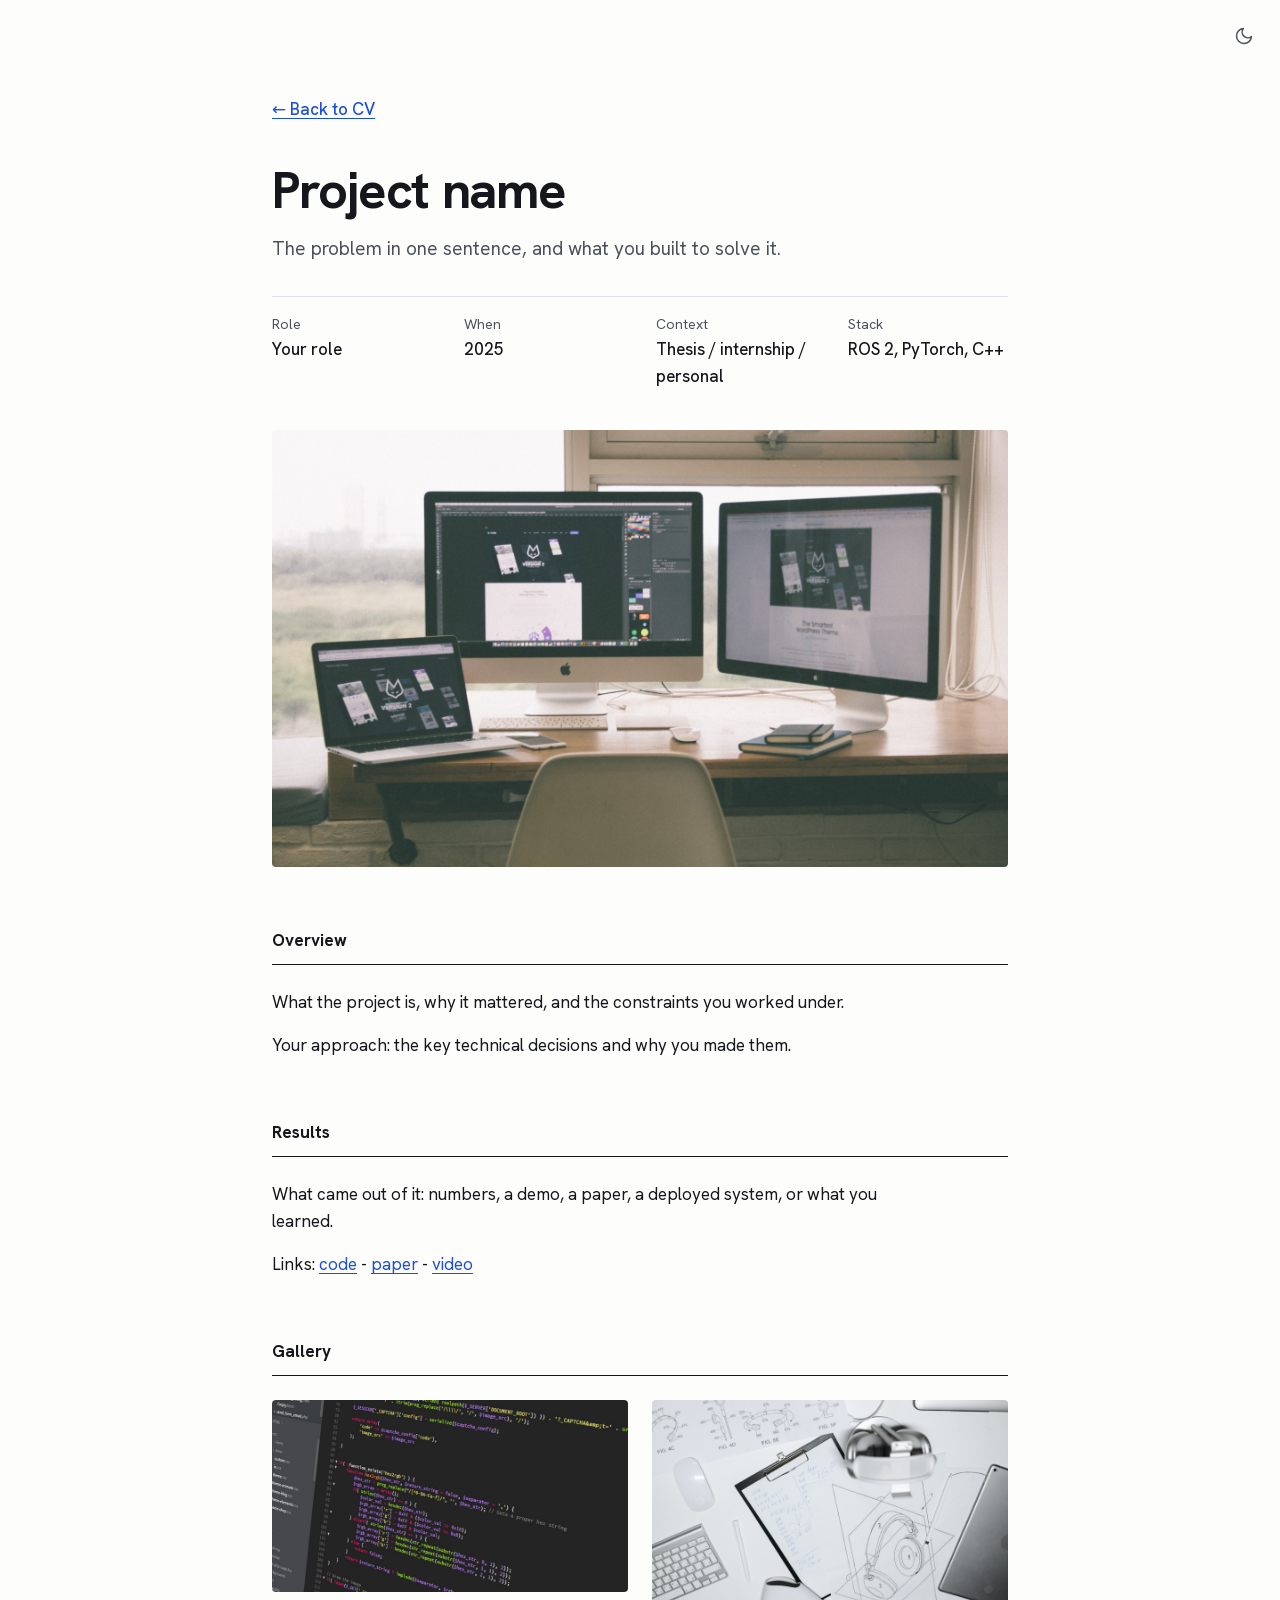
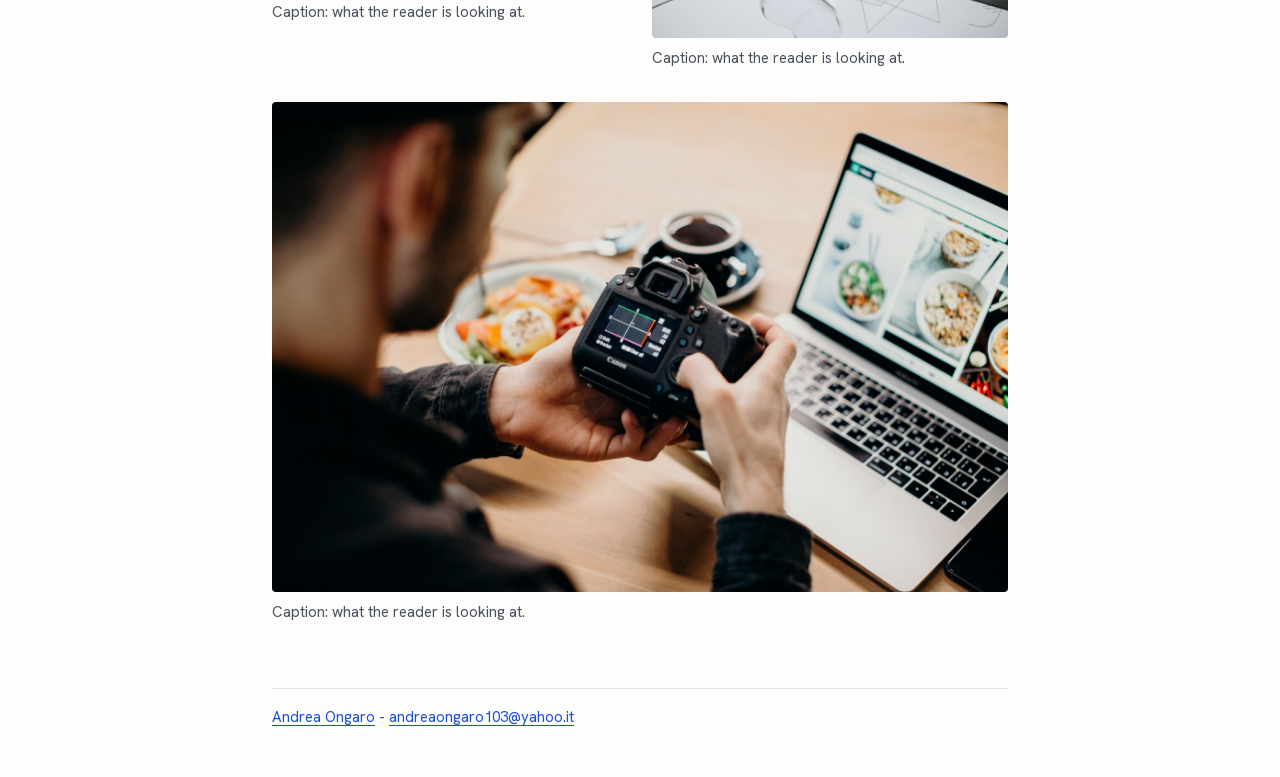
<file: project-pages/project-template.html>
<!DOCTYPE html>
<!--
  Keep this file unchanged as a template. For each project, copy it into
  project-pages/ with a name like my-project.html, then edit the copy and
  point a project card in index.html at it.
-->
<html lang="en">
<head>
  <meta charset="utf-8">
  <meta name="viewport" content="width=device-width, initial-scale=1">
  <!-- TODO: project name and Andrea Ongaro -->
  <title>Project name - Andrea Ongaro</title>
  <meta name="description" content="One-sentence summary of the project.">
  <link rel="icon" href="../assets/icons/favicon.svg" type="image/svg+xml">

  <link rel="preload" href="../assets/fonts/hanken-grotesk-latin.woff2" as="font" type="font/woff2" crossorigin>
  <script>try{var t=localStorage.getItem("theme");if(t)document.documentElement.dataset.theme=t}catch(e){}</script>
  <link rel="stylesheet" href="../css/styles.css">

  <script defer src="../js/script.js"></script>
</head>
<body>
  <a class="skip-link" href="#main">Skip to content</a>

  <div class="page">
    <a class="back-link no-print" href="../index.html#projects">← Back to CV</a>

    <main id="main">
      <header>
        <h1 class="cv-name">Project name</h1>
        <!-- TODO: one or two sentences: the problem and what you built. -->
        <p class="project-lede">The problem in one sentence, and what you built to solve it.</p>

        <!-- TODO: quick facts a recruiter can scan. Delete rows you don't need. -->
        <dl class="project-facts">
          <div><dt>Role</dt><dd>Your role</dd></div>
          <div><dt>When</dt><dd>2025</dd></div>
          <div><dt>Context</dt><dd>Thesis / internship / personal</dd></div>
          <div><dt>Stack</dt><dd>ROS 2, PyTorch, C++</dd></div>
        </dl>
      </header>

      <figure class="hero-figure">
        <img src="../assets/images/desktop.jpeg" alt="TODO: describe what the image shows" width="1200" height="800">
      </figure>

      <section class="cv-section" aria-labelledby="overview">
        <h2 id="overview">Overview</h2>
        <div class="prose">
          <p>What the project is, why it mattered, and the constraints you worked under.</p>
          <p>Your approach: the key technical decisions and why you made them.</p>
        </div>
      </section>

      <section class="cv-section" aria-labelledby="results">
        <h2 id="results">Results</h2>
        <div class="prose">
          <p>What came out of it: numbers, a demo, a paper, a deployed system, or what you learned.</p>
          <p>Links: <a href="https://github.com/" target="_blank" rel="noopener">code</a> - <a href="https://arxiv.org/" target="_blank" rel="noopener">paper</a> - <a href="https://www.youtube.com/" target="_blank" rel="noopener">video</a></p>
        </div>
      </section>

      <!-- GALLERY: copy a <figure>. Add class="wide" for a full-width image. -->
      <section class="cv-section" aria-labelledby="gallery">
        <h2 id="gallery">Gallery</h2>
        <div class="gallery">
          <figure>
            <img src="../assets/images/code.jpeg" alt="TODO: describe the image" width="1200" height="800" loading="lazy">
            <figcaption>Caption: what the reader is looking at.</figcaption>
          </figure>
          <figure>
            <img src="../assets/images/sketchbook.jpeg" alt="TODO: describe the image" width="1200" height="800" loading="lazy">
            <figcaption>Caption: what the reader is looking at.</figcaption>
          </figure>
          <figure class="wide">
            <img src="../assets/images/camera.jpeg" alt="TODO: describe the image" width="1200" height="800" loading="lazy">
            <figcaption>Caption: what the reader is looking at.</figcaption>
          </figure>
        </div>
      </section>
    </main>

    <footer class="cv-footer">
      <p><a href="../index.html">Andrea Ongaro</a> - <a href="#" data-mail="dGkub29oYXlAMzAxb3JhZ25vYWVyZG5h">Email</a></p>
    </footer>
  </div>
</body>
</html>
</file>
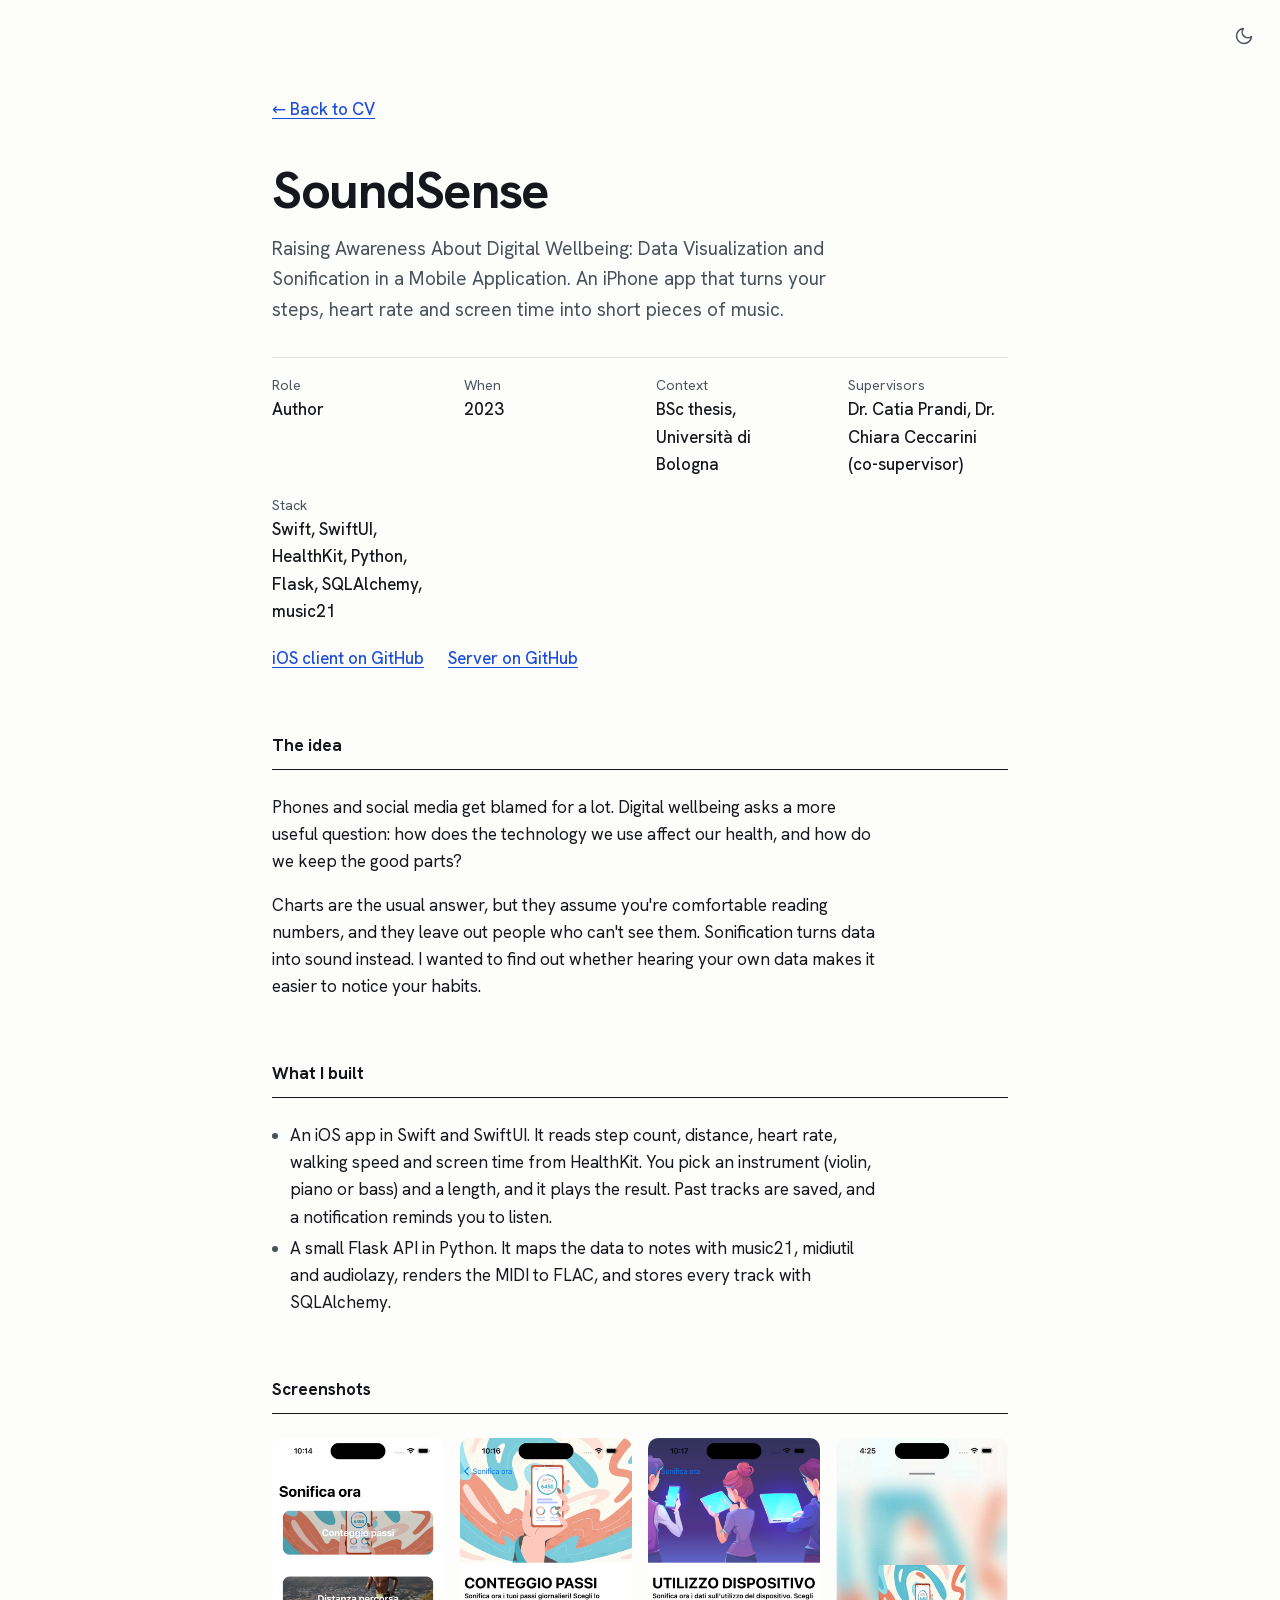
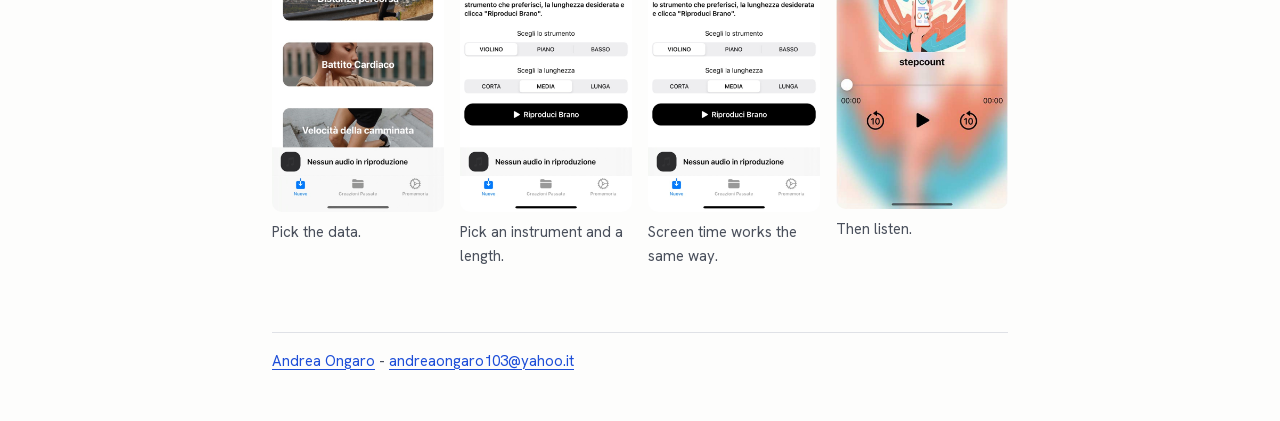
<file: project-pages/soundsense.html>
<!DOCTYPE html>
<html lang="en">
<head>
  <meta charset="utf-8">
  <meta name="viewport" content="width=device-width, initial-scale=1">
  <title>SoundSense - Andrea Ongaro</title>
  <meta name="description" content="BSc thesis: an iOS app and a Python server that turn health and screen-time data into music, to make people more aware of their digital habits.">
  <link rel="icon" href="../assets/icons/favicon.svg" type="image/svg+xml">

  <link rel="preload" href="../assets/fonts/hanken-grotesk-latin.woff2" as="font" type="font/woff2" crossorigin>
  <script>try{var t=localStorage.getItem("theme");if(t)document.documentElement.dataset.theme=t}catch(e){}</script>
  <link rel="stylesheet" href="../css/styles.css">

  <script defer src="../js/script.js"></script>
</head>
<body>
  <a class="skip-link" href="#main">Skip to content</a>

  <div class="page">
    <a class="back-link no-print" href="../index.html#projects">← Back to CV</a>

    <main id="main">
      <header>
        <h1 class="cv-name">SoundSense</h1>
        <p class="project-lede">Raising Awareness About Digital Wellbeing: Data Visualization and Sonification in a Mobile Application. An iPhone app that turns your steps, heart rate and screen time into short pieces of music.</p>

        <dl class="project-facts">
          <div><dt>Role</dt><dd>Author</dd></div>
          <div><dt>When</dt><dd>2023</dd></div>
          <div><dt>Context</dt><dd>BSc thesis, Università di Bologna</dd></div>
          <div><dt>Supervisors</dt><dd>Dr. Catia Prandi, Dr. Chiara Ceccarini (co-supervisor)</dd></div>
          <div><dt>Stack</dt><dd>Swift, SwiftUI, HealthKit, Python, Flask, SQLAlchemy, music21</dd></div>
        </dl>
        <ul class="project-links">
          <li><a href="https://github.com/ongaroandrea/SoundSense_Client" target="_blank" rel="noopener">iOS client on GitHub</a></li>
          <li><a href="https://github.com/ongaroandrea/SoundSense_Server" target="_blank" rel="noopener">Server on GitHub</a></li>
        </ul>
      </header>

      <section class="cv-section" aria-labelledby="overview">
        <h2 id="overview">The idea</h2>
        <div class="prose">
          <p>Phones and social media get blamed for a lot. Digital wellbeing asks a more useful question: how does the technology we use affect our health, and how do we keep the good parts?</p>
          <p>Charts are the usual answer, but they assume you're comfortable reading numbers, and they leave out people who can't see them. Sonification turns data into sound instead. I wanted to find out whether hearing your own data makes it easier to notice your habits.</p>
        </div>
      </section>

      <section class="cv-section" aria-labelledby="build">
        <h2 id="build">What I built</h2>
        <ul class="entry-points prose">
          <li>An iOS app in Swift and SwiftUI. It reads step count, distance, heart rate, walking speed and screen time from HealthKit. You pick an instrument (violin, piano or bass) and a length, and it plays the result. Past tracks are saved, and a notification reminds you to listen.</li>
          <li>A small Flask API in Python. It maps the data to notes with music21, midiutil and audiolazy, renders the MIDI to FLAC, and stores every track with SQLAlchemy.</li>
        </ul>
      </section>

      <section class="cv-section" aria-labelledby="gallery">
        <h2 id="gallery">Screenshots</h2>
        <div class="gallery phones">
          <figure>
            <img src="../assets/images/projects/soundsense/app-home.jpg" alt="Home screen listing data sources to sonify: steps, distance, heart rate, walking speed" width="645" height="1400" loading="lazy">
            <figcaption>Pick the data.</figcaption>
          </figure>
          <figure>
            <img src="../assets/images/projects/soundsense/app-passi.jpg" alt="Step count screen with instrument and length options" width="645" height="1400" loading="lazy">
            <figcaption>Pick an instrument and a length.</figcaption>
          </figure>
          <figure>
            <img src="../assets/images/projects/soundsense/app-utilizzo.jpg" alt="Device usage screen with instrument and length options" width="645" height="1400" loading="lazy">
            <figcaption>Screen time works the same way.</figcaption>
          </figure>
          <figure>
            <img src="../assets/images/projects/soundsense/app-audio.jpg" alt="Music player playing the step count track" width="645" height="1400" loading="lazy">
            <figcaption>Then listen.</figcaption>
          </figure>
        </div>
      </section>
    </main>

    <footer class="cv-footer">
      <p><a href="../index.html">Andrea Ongaro</a> - <a href="#" data-mail="dGkub29oYXlAMzAxb3JhZ25vYWVyZG5h">Email</a></p>
    </footer>
  </div>
</body>
</html>
</file>
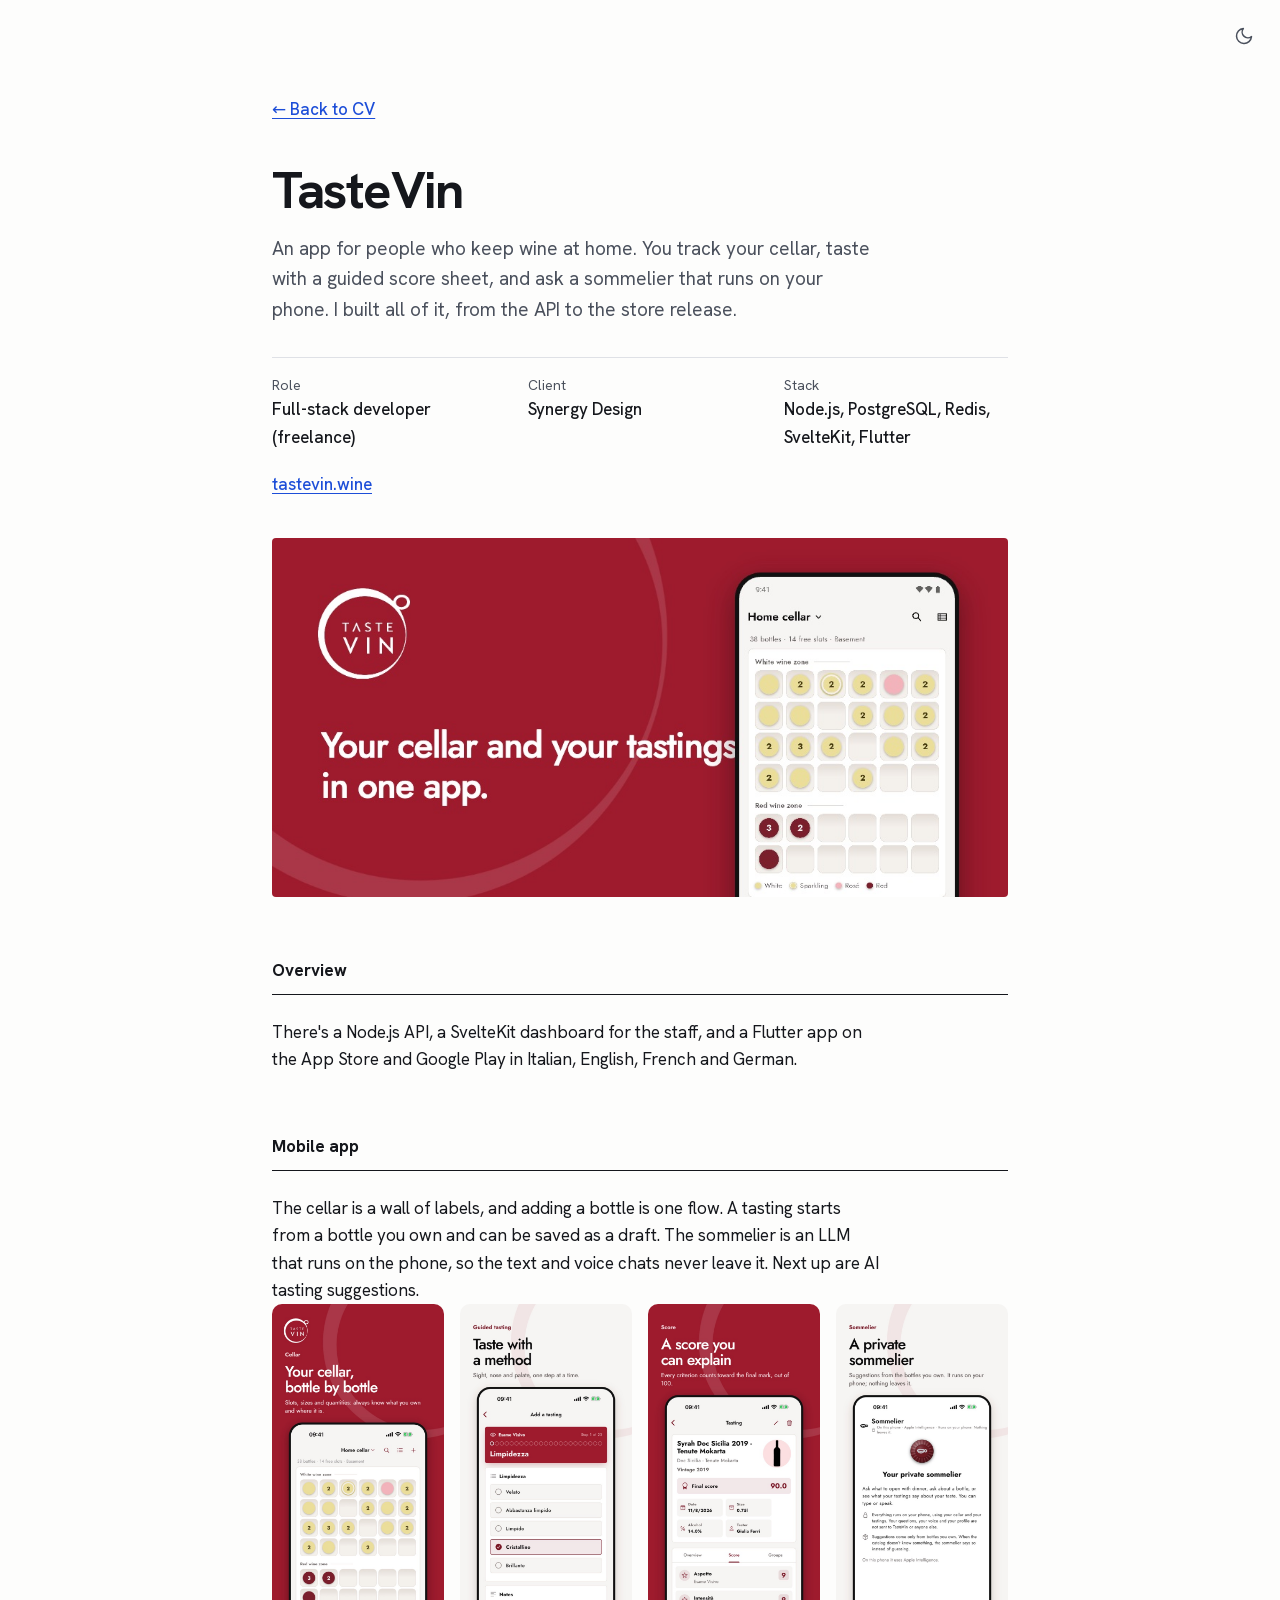
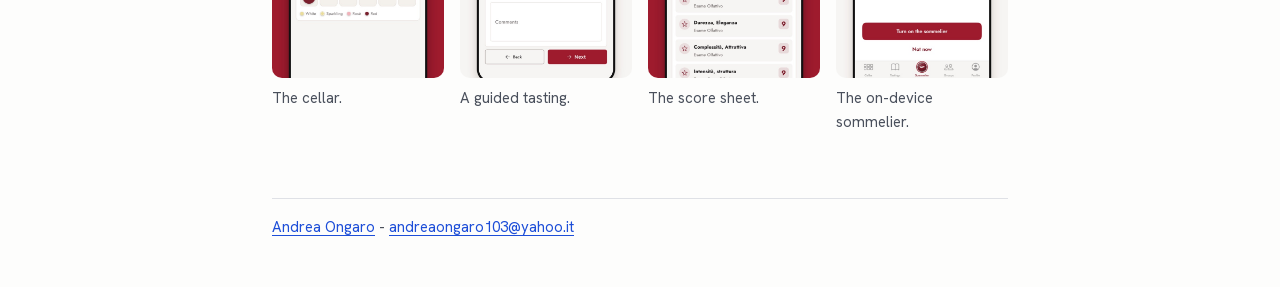
<file: project-pages/tastevin.html>
<!DOCTYPE html>
<html lang="en">
<head>
  <meta charset="utf-8">
  <meta name="viewport" content="width=device-width, initial-scale=1">
  <title>TasteVin - Andrea Ongaro</title>
  <meta name="description" content="TasteVin is a wine cellar and tasting app with a Node.js API, a SvelteKit admin dashboard and a Flutter app with an on-device AI sommelier.">
  <link rel="icon" href="../assets/icons/favicon.svg" type="image/svg+xml">

  <link rel="preload" href="../assets/fonts/hanken-grotesk-latin.woff2" as="font" type="font/woff2" crossorigin>
  <script>try{var t=localStorage.getItem("theme");if(t)document.documentElement.dataset.theme=t}catch(e){}</script>
  <link rel="stylesheet" href="../css/styles.css">

  <script defer src="../js/script.js"></script>
</head>
<body>
  <a class="skip-link" href="#main">Skip to content</a>

  <div class="page">
    <a class="back-link no-print" href="../index.html#projects">← Back to CV</a>

    <main id="main">
      <header>
        <h1 class="cv-name">TasteVin</h1>
        <p class="project-lede">An app for people who keep wine at home. You track your cellar, taste with a guided score sheet, and ask a sommelier that runs on your phone. I built all of it, from the API to the store release.</p>

        <dl class="project-facts">
          <div><dt>Role</dt><dd>Full-stack developer (freelance)</dd></div>
          <div><dt>Client</dt><dd>Synergy Design</dd></div>
          <div><dt>Stack</dt><dd>Node.js, PostgreSQL, Redis, SvelteKit, Flutter</dd></div>
        </dl>
        <ul class="project-links">
          <li><a href="https://tastevin.wine" target="_blank" rel="noopener">tastevin.wine</a></li>
        </ul>
      </header>

      <figure class="hero-figure">
        <img src="../assets/images/projects/tastevin/hero.jpg" alt="TasteVin store banner" width="1024" height="500">
      </figure>

      <section class="cv-section" aria-labelledby="overview">
        <h2 id="overview">Overview</h2>
        <div class="prose">
          <p>There's a Node.js API, a SvelteKit dashboard for the staff, and a Flutter app on the App Store and Google Play in Italian, English, French and German.</p>
        </div>
      </section>

      <section class="cv-section" aria-labelledby="app">
        <h2 id="app">Mobile app</h2>
        <div class="prose">
          <p>The cellar is a wall of labels, and adding a bottle is one flow. A tasting starts from a bottle you own and can be saved as a draft. The sommelier is an LLM that runs on the phone, so the text and voice chats never leave it. Next up are AI tasting suggestions.</p>
        </div>
        <div class="gallery phones">
          <figure>
            <img src="../assets/images/projects/tastevin/app-01-cellar.jpg" alt="Cellar view with bottles arranged by zone" width="645" height="1400" loading="lazy">
            <figcaption>The cellar.</figcaption>
          </figure>
          <figure>
            <img src="../assets/images/projects/tastevin/app-02-guided.jpg" alt="A step of a guided tasting" width="645" height="1400" loading="lazy">
            <figcaption>A guided tasting.</figcaption>
          </figure>
          <figure>
            <img src="../assets/images/projects/tastevin/app-03-tasting-score.jpg" alt="Tasting score sheet" width="645" height="1400" loading="lazy">
            <figcaption>The score sheet.</figcaption>
          </figure>
          <figure>
            <img src="../assets/images/projects/tastevin/app-06-sommelier.jpg" alt="Chat with the on-device AI sommelier" width="645" height="1400" loading="lazy">
            <figcaption>The on-device sommelier.</figcaption>
          </figure>
        </div>
      </section>
    </main>

    <footer class="cv-footer">
      <p><a href="../index.html">Andrea Ongaro</a> - <a href="#" data-mail="dGkub29oYXlAMzAxb3JhZ25vYWVyZG5h">Email</a></p>
    </footer>
  </div>
</body>
</html>
</file>
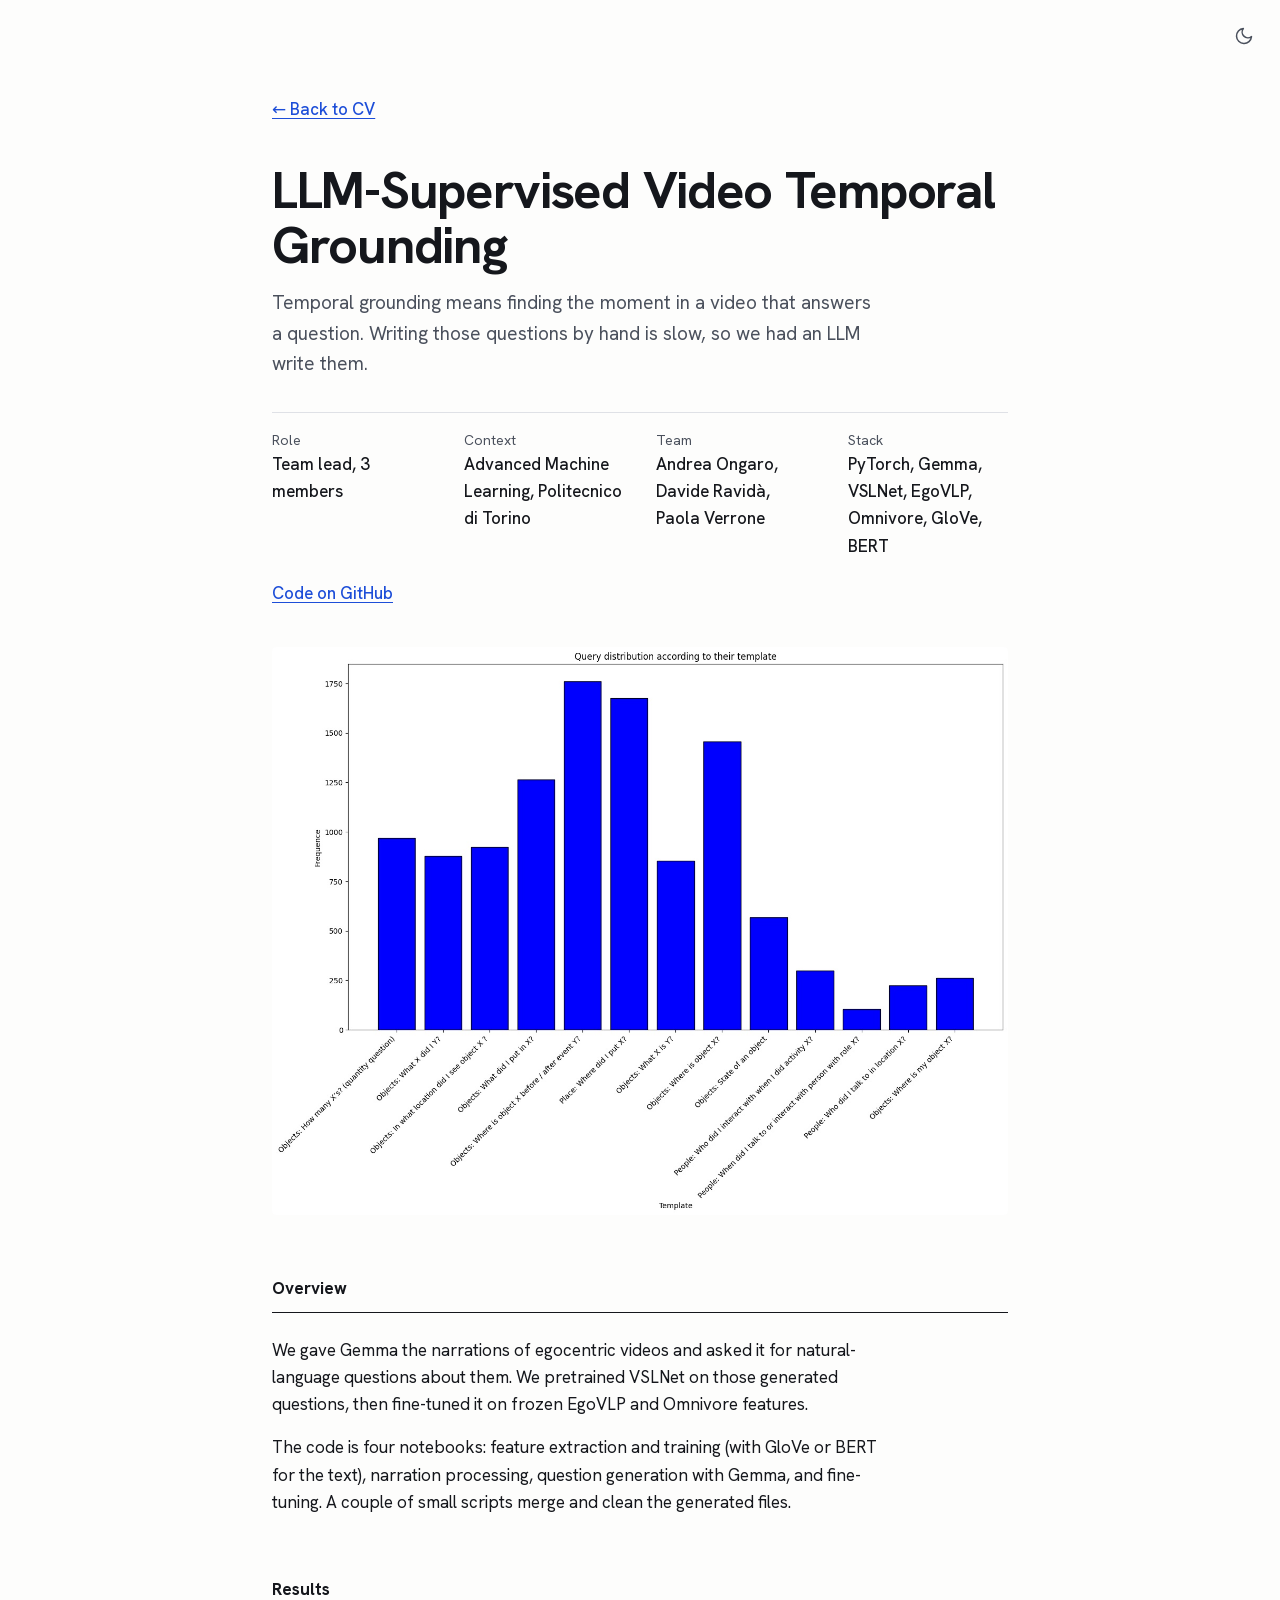
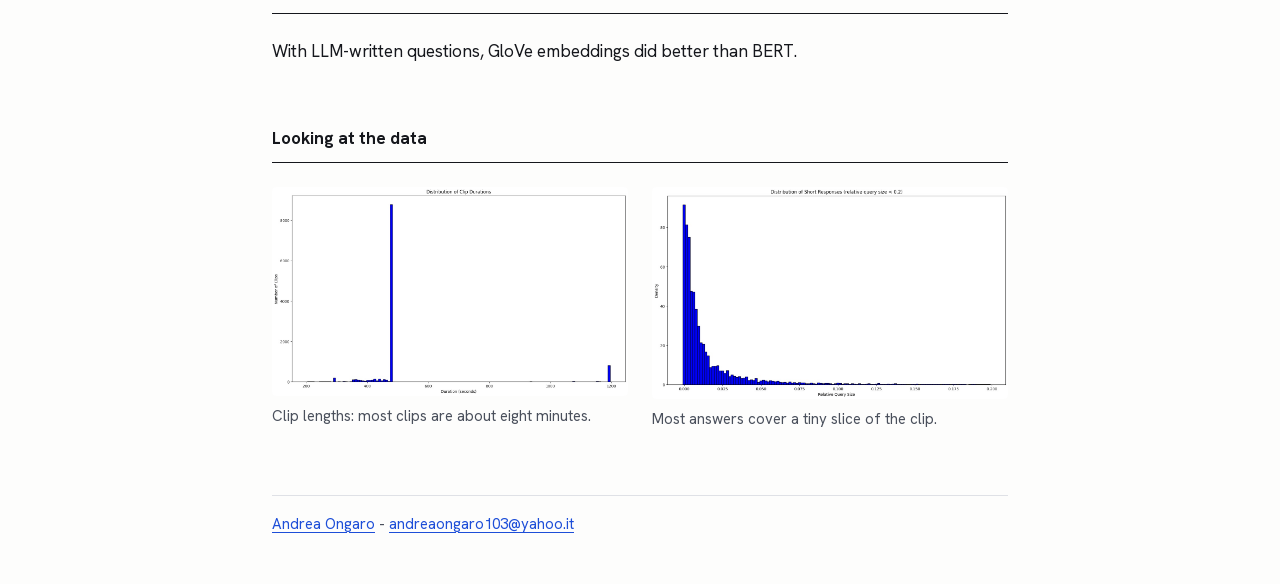
<file: project-pages/video-grounding.html>
<!DOCTYPE html>
<html lang="en">
<head>
  <meta charset="utf-8">
  <meta name="viewport" content="width=device-width, initial-scale=1">
  <title>LLM-Supervised Video Temporal Grounding - Andrea Ongaro</title>
  <meta name="description" content="Using queries written by Gemma instead of manual labels to train temporal grounding on egocentric video.">
  <link rel="icon" href="../assets/icons/favicon.svg" type="image/svg+xml">

  <link rel="preload" href="../assets/fonts/hanken-grotesk-latin.woff2" as="font" type="font/woff2" crossorigin>
  <script>try{var t=localStorage.getItem("theme");if(t)document.documentElement.dataset.theme=t}catch(e){}</script>
  <link rel="stylesheet" href="../css/styles.css">

  <script defer src="../js/script.js"></script>
</head>
<body>
  <a class="skip-link" href="#main">Skip to content</a>

  <div class="page">
    <a class="back-link no-print" href="../index.html#projects">← Back to CV</a>

    <main id="main">
      <header>
        <h1 class="cv-name">LLM-Supervised Video Temporal Grounding</h1>
        <p class="project-lede">Temporal grounding means finding the moment in a video that answers a question. Writing those questions by hand is slow, so we had an LLM write them.</p>

        <dl class="project-facts">
          <div><dt>Role</dt><dd>Team lead, 3 members</dd></div>
          <div><dt>Context</dt><dd>Advanced Machine Learning, Politecnico di Torino</dd></div>
          <div><dt>Team</dt><dd>Andrea Ongaro, Davide Ravidà, Paola Verrone</dd></div>
          <div><dt>Stack</dt><dd>PyTorch, Gemma, VSLNet, EgoVLP, Omnivore, GloVe, BERT</dd></div>
        </dl>
        <ul class="project-links">
          <li><a href="https://github.com/ongaroandrea/advanced-machine-learning" target="_blank" rel="noopener">Code on GitHub</a></li>
        </ul>
      </header>

      <figure class="hero-figure">
        <img src="../assets/images/projects/video-grounding/query-templates.jpg" alt="Bar chart of how many queries fall under each question template" width="1394" height="1076">
      </figure>

      <section class="cv-section" aria-labelledby="overview">
        <h2 id="overview">Overview</h2>
        <div class="prose">
          <p>We gave Gemma the narrations of egocentric videos and asked it for natural-language questions about them. We pretrained VSLNet on those generated questions, then fine-tuned it on frozen EgoVLP and Omnivore features.</p>
          <p>The code is four notebooks: feature extraction and training (with GloVe or BERT for the text), narration processing, question generation with Gemma, and fine-tuning. A couple of small scripts merge and clean the generated files.</p>
        </div>
      </section>

      <section class="cv-section" aria-labelledby="results">
        <h2 id="results">Results</h2>
        <div class="prose">
          <p>With LLM-written questions, GloVe embeddings did better than BERT.</p>
        </div>
      </section>

      <section class="cv-section" aria-labelledby="gallery">
        <h2 id="gallery">Looking at the data</h2>
        <div class="gallery">
          <figure>
            <img src="../assets/images/projects/video-grounding/clip-durations.jpg" alt="Histogram of clip durations, with most clips around 480 seconds" width="1324" height="778" loading="lazy">
            <figcaption>Clip lengths: most clips are about eight minutes.</figcaption>
          </figure>
          <figure>
            <img src="../assets/images/projects/video-grounding/short-responses.jpg" alt="Histogram of relative query sizes below 0.2" width="1306" height="778" loading="lazy">
            <figcaption>Most answers cover a tiny slice of the clip.</figcaption>
          </figure>
        </div>
      </section>
    </main>

    <footer class="cv-footer">
      <p><a href="../index.html">Andrea Ongaro</a> - <a href="#" data-mail="dGkub29oYXlAMzAxb3JhZ25vYWVyZG5h">Email</a></p>
    </footer>
  </div>
</body>
</html>
</file>
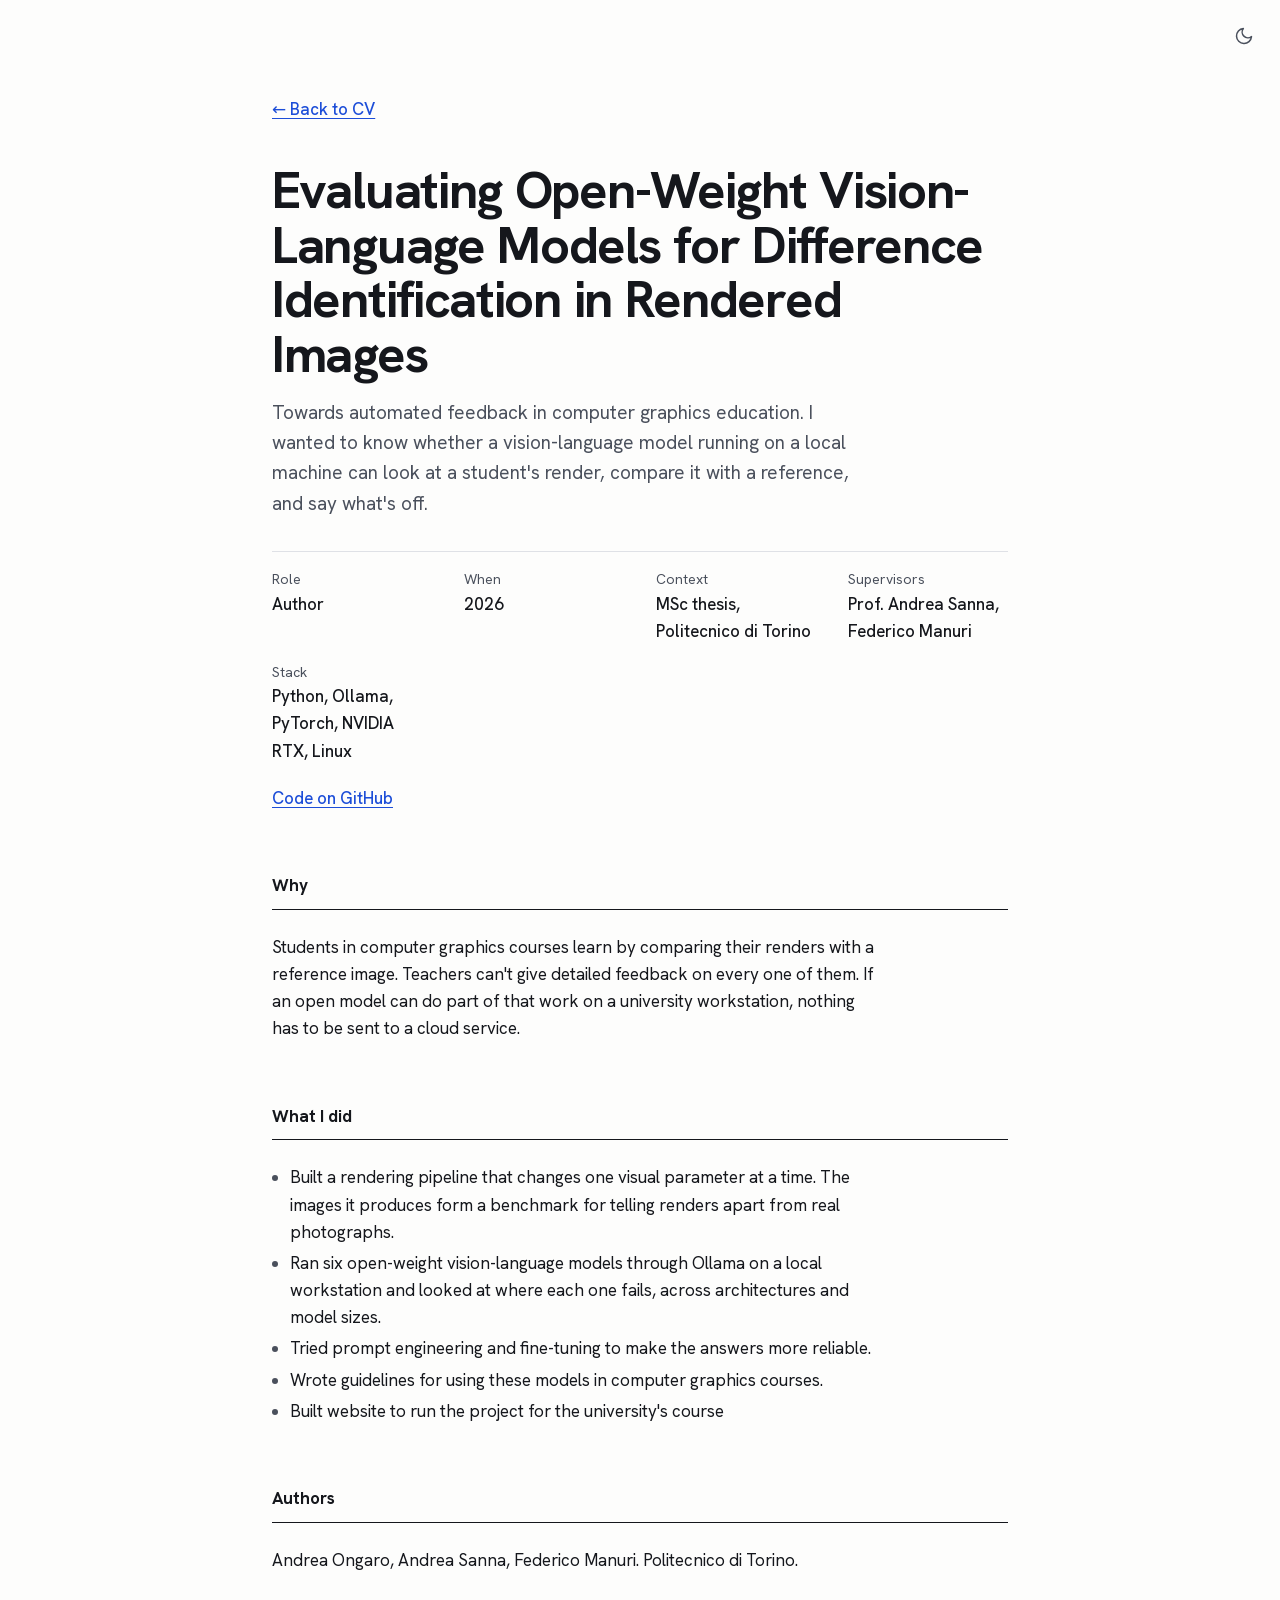
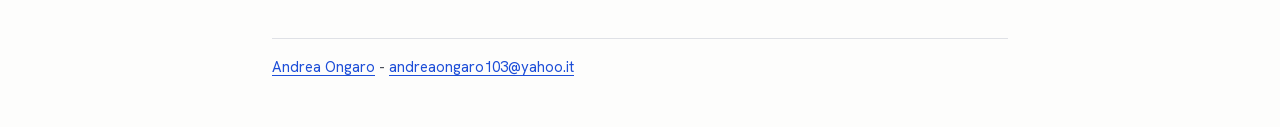
<file: project-pages/vlm-thesis.html>
<!DOCTYPE html>
<html lang="en">
<head>
  <meta charset="utf-8">
  <meta name="viewport" content="width=device-width, initial-scale=1">
  <title>Evaluating Open-Weight Vision-Language Models for Difference Identification in Rendered Images - Andrea Ongaro</title>
  <meta name="description" content="MSc thesis on whether open-weight vision-language models can spot differences in rendered images, as a step towards automated feedback in computer graphics courses.">
  <link rel="icon" href="../assets/icons/favicon.svg" type="image/svg+xml">

  <link rel="preload" href="../assets/fonts/hanken-grotesk-latin.woff2" as="font" type="font/woff2" crossorigin>
  <script>try{var t=localStorage.getItem("theme");if(t)document.documentElement.dataset.theme=t}catch(e){}</script>
  <link rel="stylesheet" href="../css/styles.css">

  <script defer src="../js/script.js"></script>
</head>
<body>
  <a class="skip-link" href="#main">Skip to content</a>

  <div class="page">
    <a class="back-link no-print" href="../index.html#projects">← Back to CV</a>

    <main id="main">
      <header>
        <h1 class="cv-name">Evaluating Open-Weight Vision-Language Models for Difference Identification in Rendered Images</h1>
        <p class="project-lede">Towards automated feedback in computer graphics education. I wanted to know whether a vision-language model running on a local machine can look at a student's render, compare it with a reference, and say what's off.</p>

        <dl class="project-facts">
          <div><dt>Role</dt><dd>Author</dd></div>
          <div><dt>When</dt><dd>2026</dd></div>
          <div><dt>Context</dt><dd>MSc thesis, Politecnico di Torino</dd></div>
          <div><dt>Supervisors</dt><dd>Prof. Andrea Sanna, Federico Manuri</dd></div>
          <div><dt>Stack</dt><dd>Python, Ollama, PyTorch, NVIDIA RTX, Linux</dd></div>
        </dl>
        <ul class="project-links">
          <li><a href="https://github.com/ongaroandrea/polito_thesis_2026" target="_blank" rel="noopener">Code on GitHub</a></li>
        </ul>
      </header>

      <section class="cv-section" aria-labelledby="overview">
        <h2 id="overview">Why</h2>
        <div class="prose">
          <p>Students in computer graphics courses learn by comparing their renders with a reference image. Teachers can't give detailed feedback on every one of them. If an open model can do part of that work on a university workstation, nothing has to be sent to a cloud service.</p>
        </div>
      </section>

      <section class="cv-section" aria-labelledby="work">
        <h2 id="work">What I did</h2>
        <ul class="entry-points prose">
          <li>Built a rendering pipeline that changes one visual parameter at a time. The images it produces form a benchmark for telling renders apart from real photographs.</li>
          <li>Ran six open-weight vision-language models through Ollama on a local workstation and looked at where each one fails, across architectures and model sizes.</li>
          <li>Tried prompt engineering and fine-tuning to make the answers more reliable.</li>
          <li>Wrote guidelines for using these models in computer graphics courses.</li>
          <li>Built website to run the project for the university's course</li>
        </ul>
      </section>

      <section class="cv-section" aria-labelledby="authors">
        <h2 id="authors">Authors</h2>
        <div class="prose">
          <p>Andrea Ongaro, Andrea Sanna, Federico Manuri. Politecnico di Torino.</p>
        </div>
      </section>
    </main>

    <footer class="cv-footer">
      <p><a href="../index.html">Andrea Ongaro</a> - <a href="#" data-mail="dGkub29oYXlAMzAxb3JhZ25vYWVyZG5h">Email</a></p>
    </footer>
  </div>
</body>
</html>
</file>
<file: css/styles.css>
/* Fonts: Hanken Grotesk (variable, SIL OFL), served from assets/fonts ---- */

@font-face {
  font-family: "Hanken Grotesk";
  font-style: normal;
  font-weight: 100 900;
  font-display: swap;
  src: url("../assets/fonts/hanken-grotesk-latin-ext.woff2") format("woff2");
  unicode-range: U+0100-02BA, U+02BD-02C5, U+02C7-02CC, U+02CE-02D7, U+02DD-02FF, U+0304, U+0308, U+0329, U+1D00-1DBF, U+1E00-1E9F, U+1EF2-1EFF, U+2020, U+20A0-20AB, U+20AD-20C4, U+2113, U+2C60-2C7F, U+A720-A7FF;
}

@font-face {
  font-family: "Hanken Grotesk";
  font-style: normal;
  font-weight: 100 900;
  font-display: swap;
  src: url("../assets/fonts/hanken-grotesk-latin.woff2") format("woff2");
  unicode-range: U+0000-00FF, U+0131, U+0152-0153, U+02BB-02BC, U+02C6, U+02DA, U+02DC, U+0304, U+0308, U+0329, U+2000-206F, U+20AC, U+2122, U+2191, U+2193, U+2212, U+2215, U+FEFF, U+FFFD;
}

:root {
  --bg: #fdfdfc;
  --ink: #15171c;
  --ink-2: #4a505c;
  --rule: #dfe1e6;
  --accent: #1d4ed8;
  --accent-strong: #173ea8;
  --accent-wash: #e6ecfb;

  --font: "Hanken Grotesk", system-ui, -apple-system, "Segoe UI", sans-serif;
  --date-col: 10rem;
  --measure: 46rem;

  color-scheme: light dark;
}

/* Dark mode: follows the device setting unless the visitor picked a theme
   with the toggle (data-theme on <html>). Print always uses the light set. */
@media screen and (prefers-color-scheme: dark) {
  :root:not([data-theme="light"]) {
    --bg: #0f1115;
    --ink: #e8eaee;
    --ink-2: #a3a9b5;
    --rule: #2a2e36;
    --accent: #8ab0ff;
    --accent-strong: #b3ccff;
    --accent-wash: #1f2b4a;
  }
}

@media screen {
  :root[data-theme="dark"] {
    --bg: #0f1115;
    --ink: #e8eaee;
    --ink-2: #a3a9b5;
    --rule: #2a2e36;
    --accent: #8ab0ff;
    --accent-strong: #b3ccff;
    --accent-wash: #1f2b4a;
  }
  :root[data-theme="light"] { color-scheme: light; }
  :root[data-theme="dark"] { color-scheme: dark; }
}

/* Base ------------------------------------------------------------------ */

*,
*::before,
*::after { box-sizing: border-box; }

html {
  -webkit-text-size-adjust: 100%;
  text-size-adjust: 100%;
  scrollbar-color: var(--rule) transparent;
}

body {
  margin: 0;
  background: var(--bg);
  color: var(--ink);
  font-family: var(--font);
  font-size: 1.0625rem;
  line-height: 1.6;
  font-variant-numeric: tabular-nums;
  -webkit-font-smoothing: antialiased;
  -moz-osx-font-smoothing: grayscale;
}

h1, h2, h3, p, ul, ol, dl, dd, figure { margin: 0; }
ul, ol { padding: 0; }
img { display: block; max-width: 100%; height: auto; }

::selection { background: var(--accent-wash); color: var(--ink); }

a {
  color: var(--accent);
  text-decoration-thickness: 1px;
  text-underline-offset: 0.2em;
  transition: color 150ms ease-out, text-decoration-color 150ms ease-out;
}
a:hover { color: var(--accent-strong); text-decoration-thickness: 2px; }

:focus-visible {
  outline: 2px solid var(--accent);
  outline-offset: 3px;
  border-radius: 2px;
}

.skip-link {
  position: absolute;
  left: 1rem;
  top: -3rem;
  padding: 0.5rem 0.75rem;
  background: var(--ink);
  color: var(--bg);
  z-index: 10;
}
.skip-link:focus { top: 1rem; }
.skip-link:hover { color: var(--bg); }

.theme-toggle {
  position: absolute;
  top: 1rem;
  right: 1rem;
  display: grid;
  place-items: center;
  width: 2.5rem;
  height: 2.5rem;
  padding: 0;
  border: 0;
  border-radius: 50%;
  background: none;
  color: var(--ink-2);
  cursor: pointer;
  transition: color 150ms ease-out, background-color 150ms ease-out;
}
.theme-toggle:hover { color: var(--ink); background: var(--accent-wash); }
.theme-toggle svg { width: 1.25rem; height: 1.25rem; }

/* Page ------------------------------------------------------------------ */

.page {
  max-width: calc(var(--measure) + 2 * clamp(1.25rem, 5vw, 3rem));
  margin: 0 auto;
  padding: clamp(3rem, 8vw, 6rem) clamp(1.25rem, 5vw, 3rem) 3rem;
}

/* Header ---------------------------------------------------------------- */

.cv-name {
  font-size: clamp(2.25rem, 1.4rem + 3.5vw, 3.25rem);
  line-height: 1.05;
  font-weight: 700;
  letter-spacing: -0.025em;
}

.cv-headline {
  margin-top: 0.75rem;
  font-size: 1.25rem;
  font-weight: 500;
}

.cv-meta {
  margin-top: 0.25rem;
  color: var(--ink-2);
}

.cv-contact {
  list-style: none;
  display: flex;
  flex-wrap: wrap;
  gap: 0.35rem 1.5rem;
  margin-top: 1.5rem;
  font-weight: 500;
}

.link-button {
  font: inherit;
  color: var(--accent);
  background: none;
  border: 0;
  padding: 0;
  cursor: pointer;
  text-decoration: underline;
  text-decoration-thickness: 1px;
  text-underline-offset: 0.2em;
}
.link-button:hover { color: var(--accent-strong); text-decoration-thickness: 2px; }

/* Sections -------------------------------------------------------------- */

.cv-section { margin-top: clamp(2.75rem, 6vw, 3.75rem); }

.cv-section > h2 {
  font-size: 1.0625rem;
  font-weight: 700;
  padding-bottom: 0.6rem;
  margin-bottom: 1.5rem;
  border-bottom: 1px solid var(--ink);
}

.cv-summary { max-width: 38rem; font-size: 1.125rem; }

/* Entries: date column + content ---------------------------------------- */

.entry {
  display: grid;
  grid-template-columns: var(--date-col) 1fr;
  gap: 0.25rem 2rem;
  break-inside: avoid;
}
.entry + .entry { margin-top: 2rem; }

.entry-date {
  color: var(--ink-2);
  font-size: 0.9375rem;
  padding-top: 0.15rem;
  white-space: nowrap;
}

.entry-title { font-size: 1.125rem; font-weight: 600; line-height: 1.4; }
.entry-place { color: var(--ink-2); margin-bottom: 0.5rem; }

.entry-points { padding-left: 1.1rem; }
.entry-points li + li { margin-top: 0.25rem; }
.entry-points li::marker { color: var(--ink-2); }

/* Publications ---------------------------------------------------------- */

.pubs { padding-left: 1.5rem; }
.pubs li + li { margin-top: 0.75rem; }
.pubs li::marker { color: var(--ink-2); }

/* Projects -------------------------------------------------------------- */

.projects {
  list-style: none;
  display: grid;
  grid-template-columns: repeat(auto-fill, minmax(13rem, 1fr));
  gap: 2rem 1.5rem;
}

.project { position: relative; }

.project img {
  width: 100%;
  aspect-ratio: 3 / 2;
  object-fit: cover;
  border-radius: 4px;
  background: var(--rule);
  margin-bottom: 0.85rem;
  transition: filter 200ms ease-out;
}

.project-title { font-size: 1.0625rem; font-weight: 600; line-height: 1.35; }
.project-title a { color: var(--ink); text-decoration: none; }
/* Whole tile is clickable; the heading link stretches over it. */
.project-title a::after { content: ""; position: absolute; inset: 0; }
.project:hover .project-title a { color: var(--accent); text-decoration: underline; }
.project:hover img { filter: brightness(0.92); }
.project p { color: var(--ink-2); font-size: 0.9375rem; margin-top: 0.25rem; }

/* Skills ---------------------------------------------------------------- */

.skills > div {
  display: grid;
  grid-template-columns: var(--date-col) 1fr;
  gap: 0.25rem 2rem;
  padding: 0.75rem 0;
  border-top: 1px solid var(--rule);
}
.skills > div:first-child { border-top: 0; padding-top: 0; }
.skills dt { font-weight: 600; }

/* Footer ---------------------------------------------------------------- */

.cv-footer {
  margin-top: 4rem;
  padding-top: 1rem;
  border-top: 1px solid var(--rule);
  color: var(--ink-2);
  font-size: 0.9375rem;
}

/* Project pages --------------------------------------------------------- */

.back-link { display: inline-block; font-weight: 500; margin-bottom: 2.5rem; }

.project-lede { margin-top: 1rem; font-size: 1.1875rem; color: var(--ink-2); max-width: 38rem; }

.project-facts {
  display: grid;
  grid-template-columns: repeat(auto-fit, minmax(9rem, 1fr));
  gap: 1rem 2rem;
  margin-top: 2rem;
  padding-top: 1rem;
  border-top: 1px solid var(--rule);
}
.project-facts dt { color: var(--ink-2); font-size: 0.875rem; }
.project-facts dd { font-weight: 500; }

.hero-figure { margin-top: 2.5rem; }
.hero-figure img, .gallery img { width: 100%; border-radius: 4px; background: var(--rule); }

.prose p + p { margin-top: 1rem; }
.prose { max-width: 38rem; }

.gallery {
  display: grid;
  grid-template-columns: 1fr 1fr;
  gap: 2rem 1.5rem;
}
.gallery .wide { grid-column: 1 / -1; }
/* Phone screenshots: four portrait images in a row. */
.gallery.phones { grid-template-columns: repeat(4, 1fr); gap: 1.5rem 1rem; }
.gallery.phones img { border-radius: 10px; }

.project-links { list-style: none; display: flex; flex-wrap: wrap; gap: 0.35rem 1.5rem; margin-top: 1.25rem; font-weight: 500; }

figcaption { margin-top: 0.5rem; color: var(--ink-2); font-size: 0.9375rem; }

/* Small screens --------------------------------------------------------- */

@media (max-width: 40rem) {
  .entry,
  .skills > div { grid-template-columns: 1fr; }
  .entry-date { padding-top: 0; }
  .gallery { grid-template-columns: 1fr; }
  .gallery.phones { grid-template-columns: 1fr 1fr; }
}

@media (prefers-reduced-motion: reduce) {
  * { transition: none !important; }
}

/* Print / Save as PDF --------------------------------------------------- */

@media print {
  @page { size: A4; margin: 16mm 16mm 14mm; }

  :root { --date-col: 7.5rem; color-scheme: light; }
  body { font-size: 10pt; line-height: 1.45; background: #fff; }
  .page { max-width: none; padding: 0; }
  .no-print, .skip-link, .theme-toggle, .project img, .cv-footer { display: none; }

  a { color: var(--ink); text-decoration: none; }
  .cv-name { font-size: 24pt; }
  .cv-headline { font-size: 12pt; margin-top: 0.3rem; }
  .cv-contact { margin-top: 0.6rem; gap: 0.2rem 1rem; }
  .cv-section { margin-top: 1.4rem; }
  .cv-section > h2 { margin-bottom: 0.7rem; padding-bottom: 0.25rem; font-size: 11pt; break-after: avoid; }
  .cv-summary { font-size: 10.5pt; max-width: none; }
  .entry + .entry { margin-top: 0.8rem; }
  .entry-title { font-size: 10.5pt; }
  .projects { grid-template-columns: 1fr 1fr 1fr; gap: 0.6rem 1rem; }
  .project-title a::after { content: none; }
}
</file>
